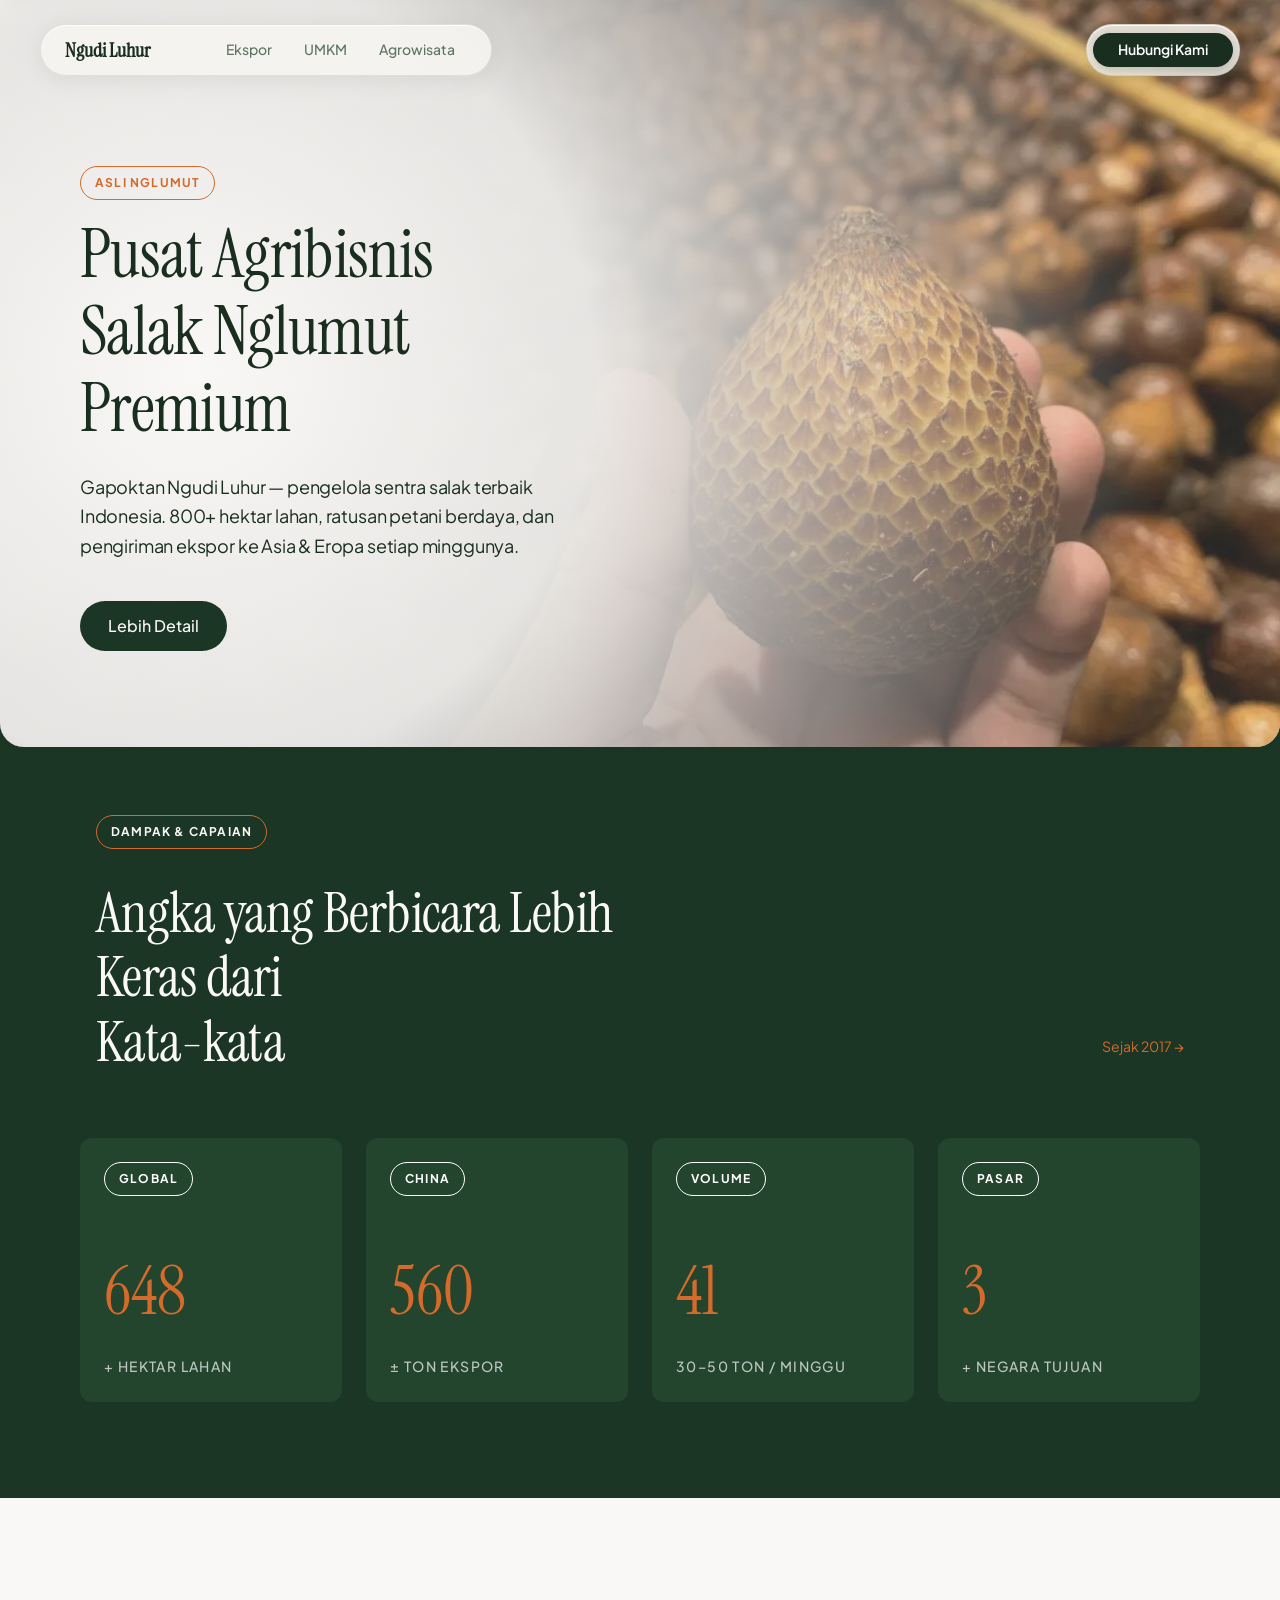
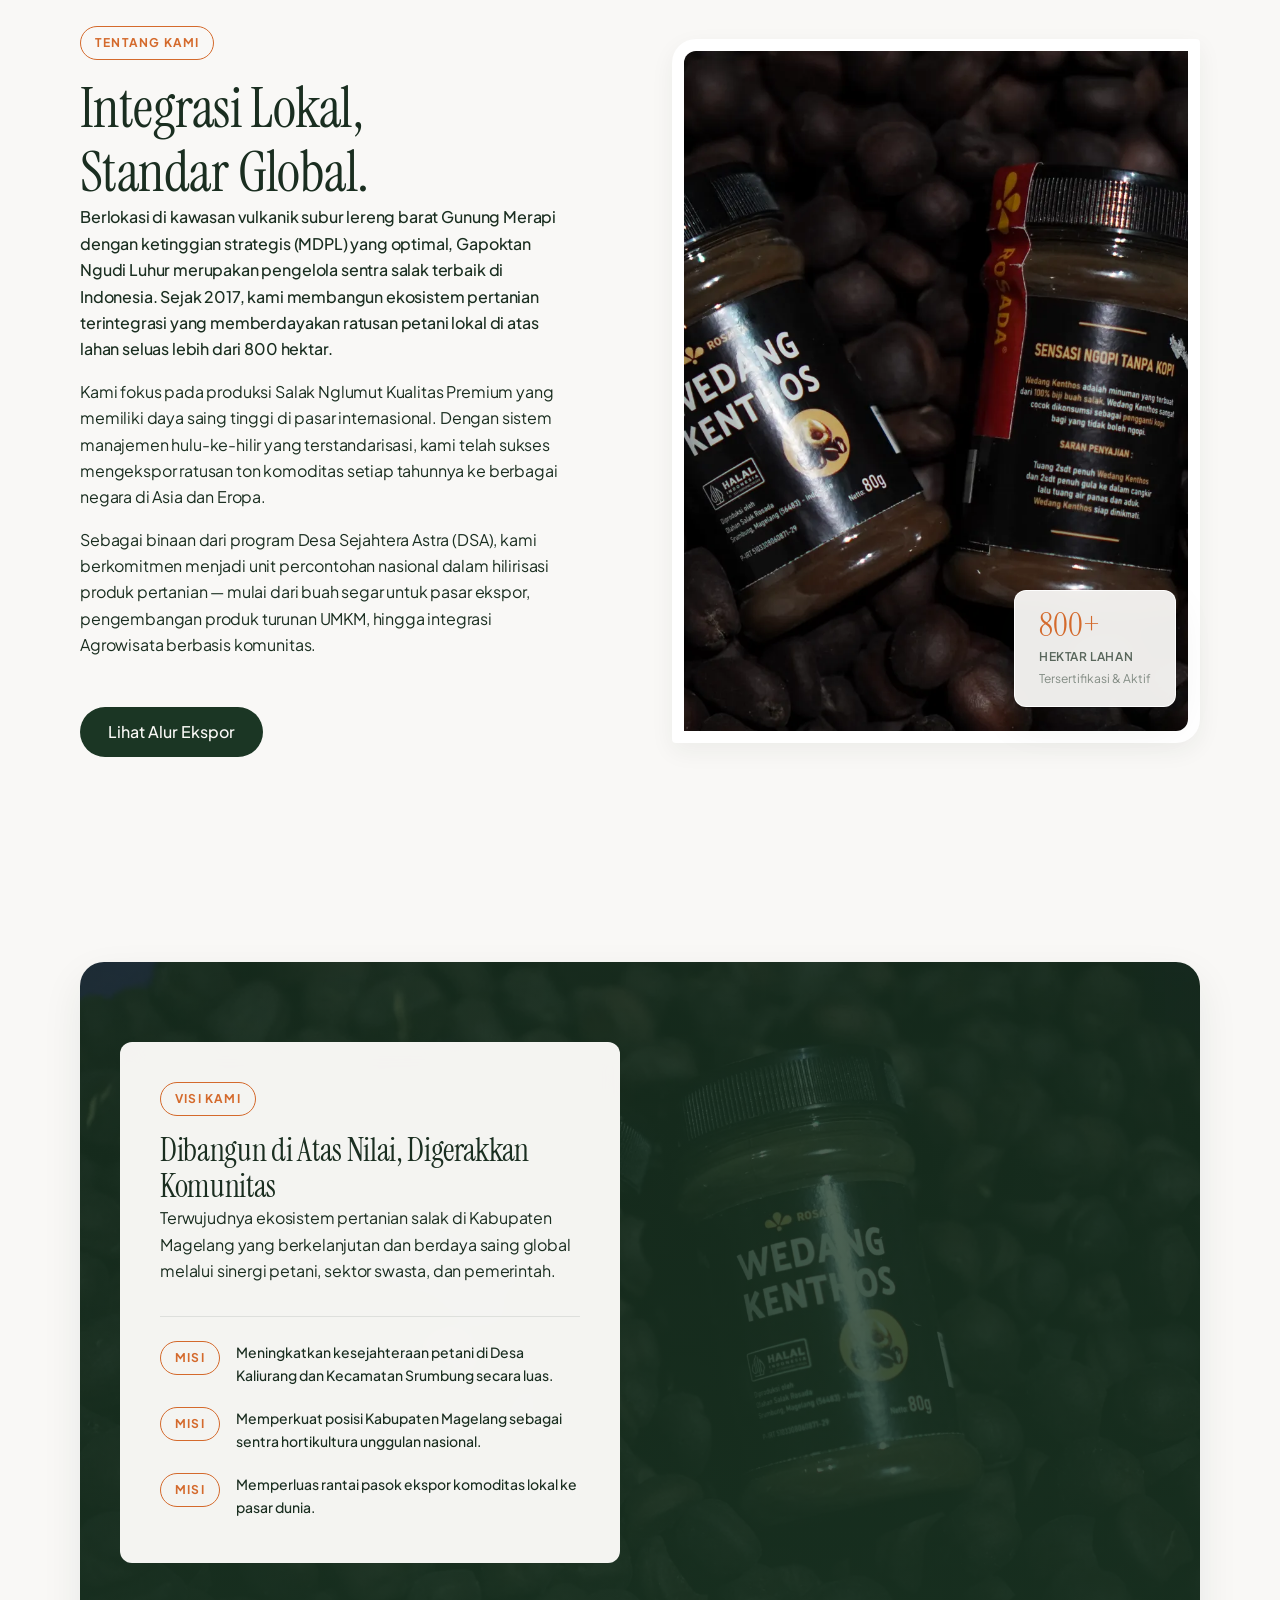
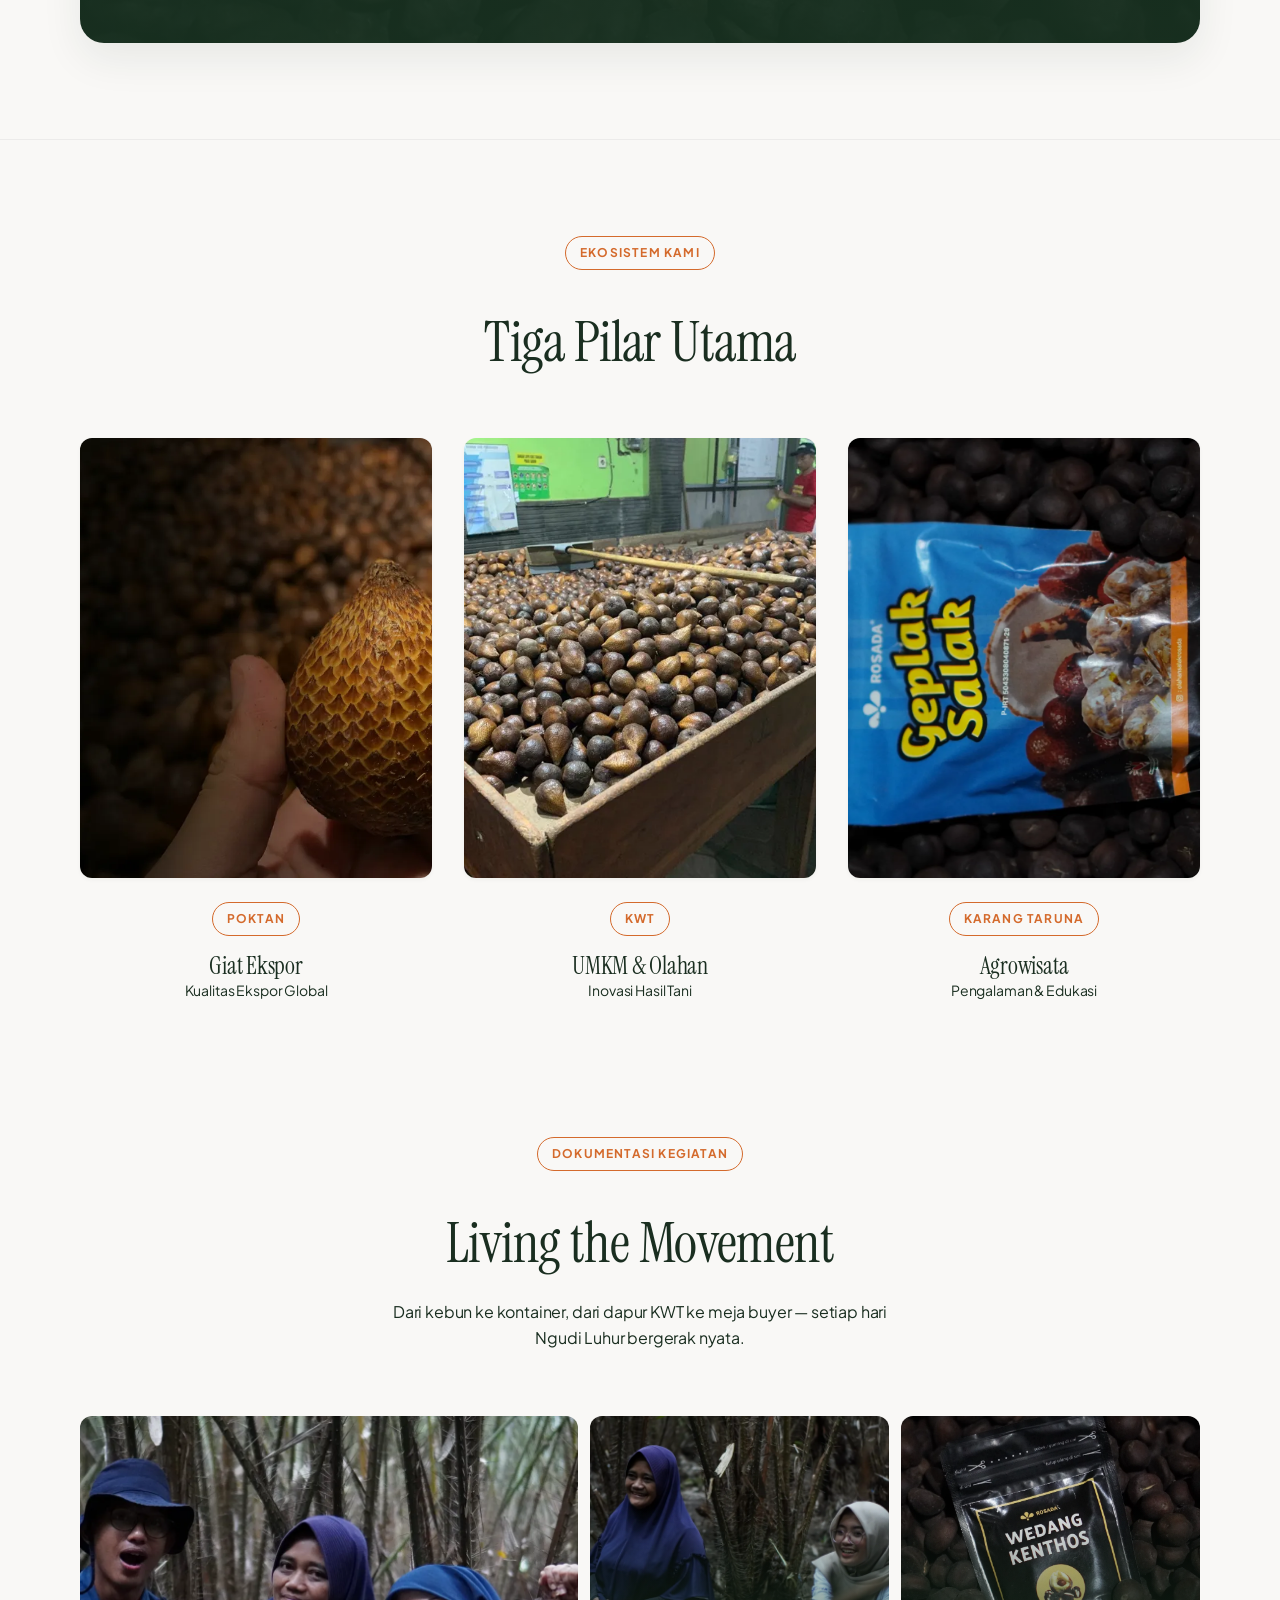
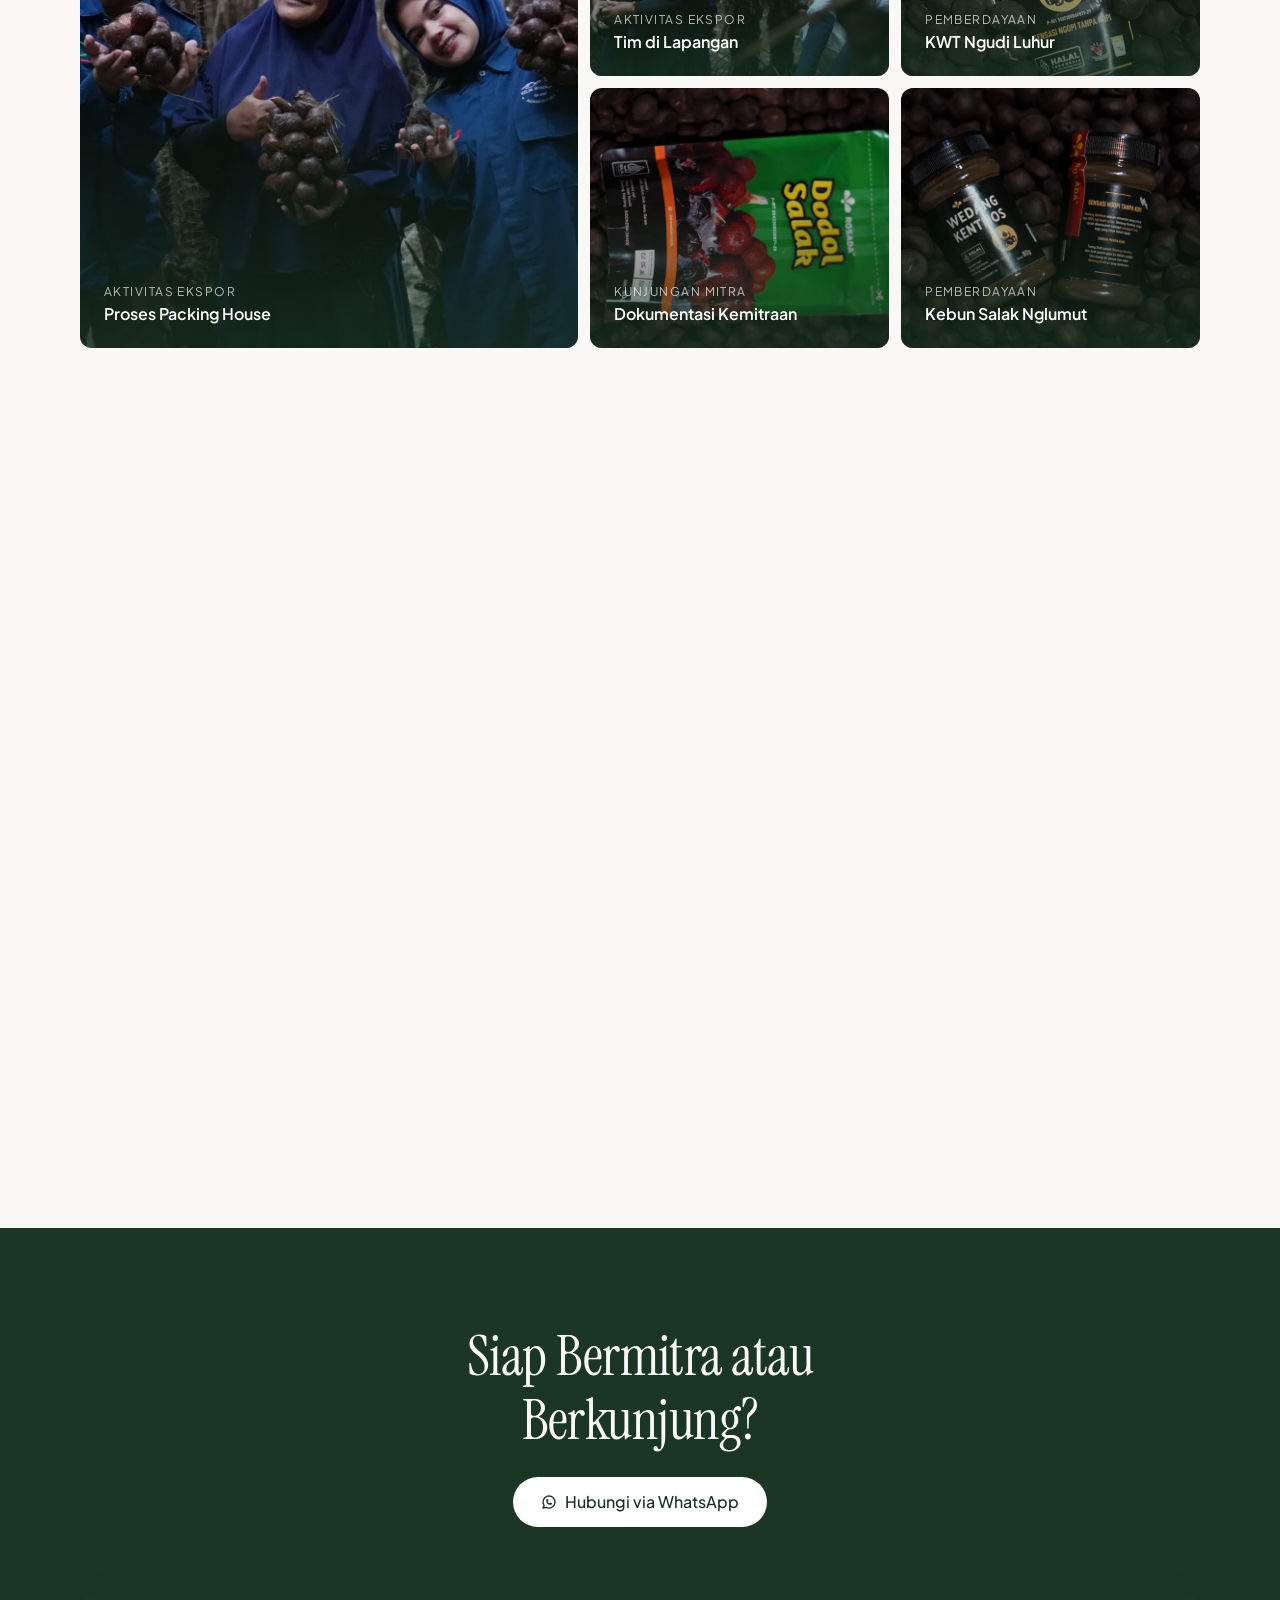
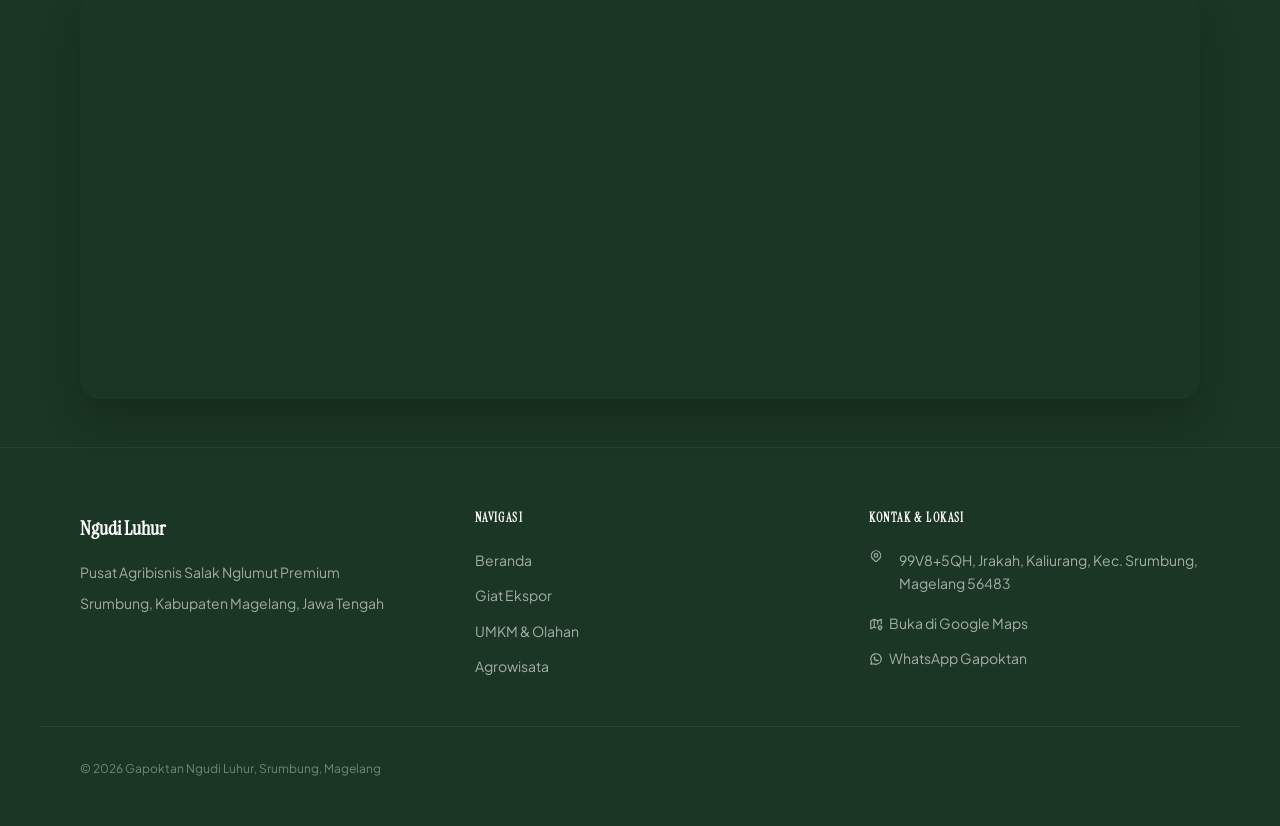
<file: index.html>
<!DOCTYPE html>
<html lang="id">
<head>
    <meta charset="UTF-8">
    <meta name="viewport" content="width=device-width, initial-scale=1.0">
    <title>Gapoktan Ngudi Luhur — Pusat Agribisnis Salak Nglumut Premium</title>
    <meta id="meta-desc" name="description" content="Gapoktan Ngudi Luhur — pengelola sentra salak Nglumut terbaik Indonesia di lereng Merapi, Srumbung, Magelang. Ekspor, UMKM, dan Agrowisata.">

    <!-- Open Graph / SEO Tags -->
    <meta id="og-title" property="og:title" content="Gapoktan Ngudi Luhur — Pusat Agribisnis Salak Nglumut Premium">
    <meta id="og-desc" property="og:description" content="Gapoktan Ngudi Luhur — pengelola sentra salak Nglumut terbaik Indonesia di lereng Merapi, Srumbung, Magelang. Ekspor, UMKM, dan Agrowisata.">
    <meta id="og-image" property="og:image" content="https://gapoktan-ngudi-luhur.vercel.app/assets/images/og-image.jpg?v=3">
    <meta id="og-url" property="og:url" content="https://gapoktan-ngudi-luhur.vercel.app">
    <meta property="og:type" content="website">

    <link rel="preconnect" href="https://fonts.googleapis.com">
    <link rel="preconnect" href="https://fonts.gstatic.com" crossorigin>
    <link href="https://fonts.googleapis.com/css2?family=Instrument+Serif:ital@0;1&family=Plus+Jakarta+Sans:wght@400;500;600;700&display=swap" rel="stylesheet">

    <!-- Semua CSS dimuat sekali di sini -->
    <link rel="stylesheet" href="css/tokens.css">
    <link rel="stylesheet" href="css/reset.css">
    <link rel="stylesheet" href="css/global.css">
    <link rel="stylesheet" href="css/components/navbar.css">
    <link rel="stylesheet" href="css/components/footer.css">
    <link rel="stylesheet" href="css/components/ui.css">
    <link rel="stylesheet" href="css/components/icons.css">
    <link rel="stylesheet" href="css/home.css">
    <link rel="stylesheet" href="css/ekspor.css">
    <link rel="stylesheet" href="css/umkm.css">
    <link rel="stylesheet" href="css/agrowisata.css">
    <link rel="stylesheet" href="css/404.css">
</head>
<body>

    <div id="navbar-slot"></div>

    <main id="app"></main>

    <div id="footer-slot"></div>

    <script src="js/main.js"></script>
    <script src="js/counter.js"></script>
    <script src="js/products.js"></script>
    <script src="js/booking.js"></script>
    <script src="js/router.js"></script>
</body>
</html>
</file>
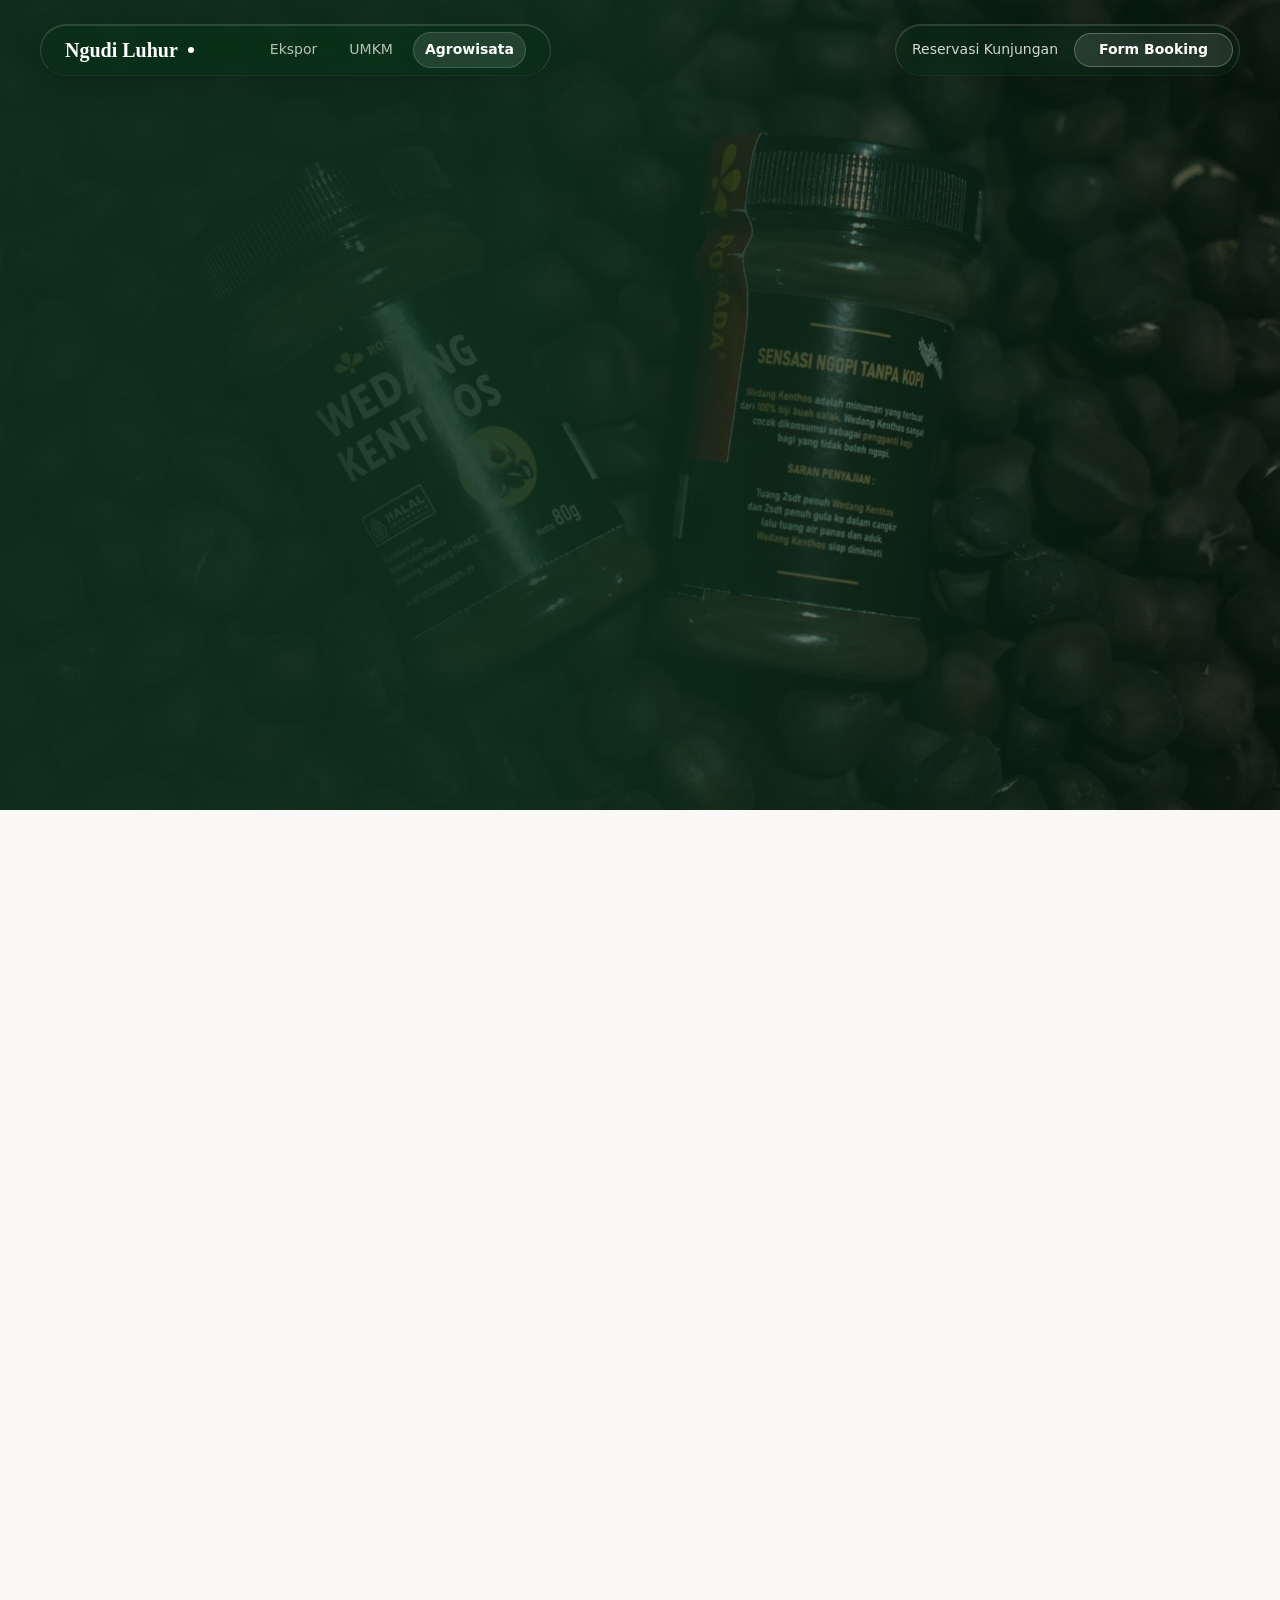
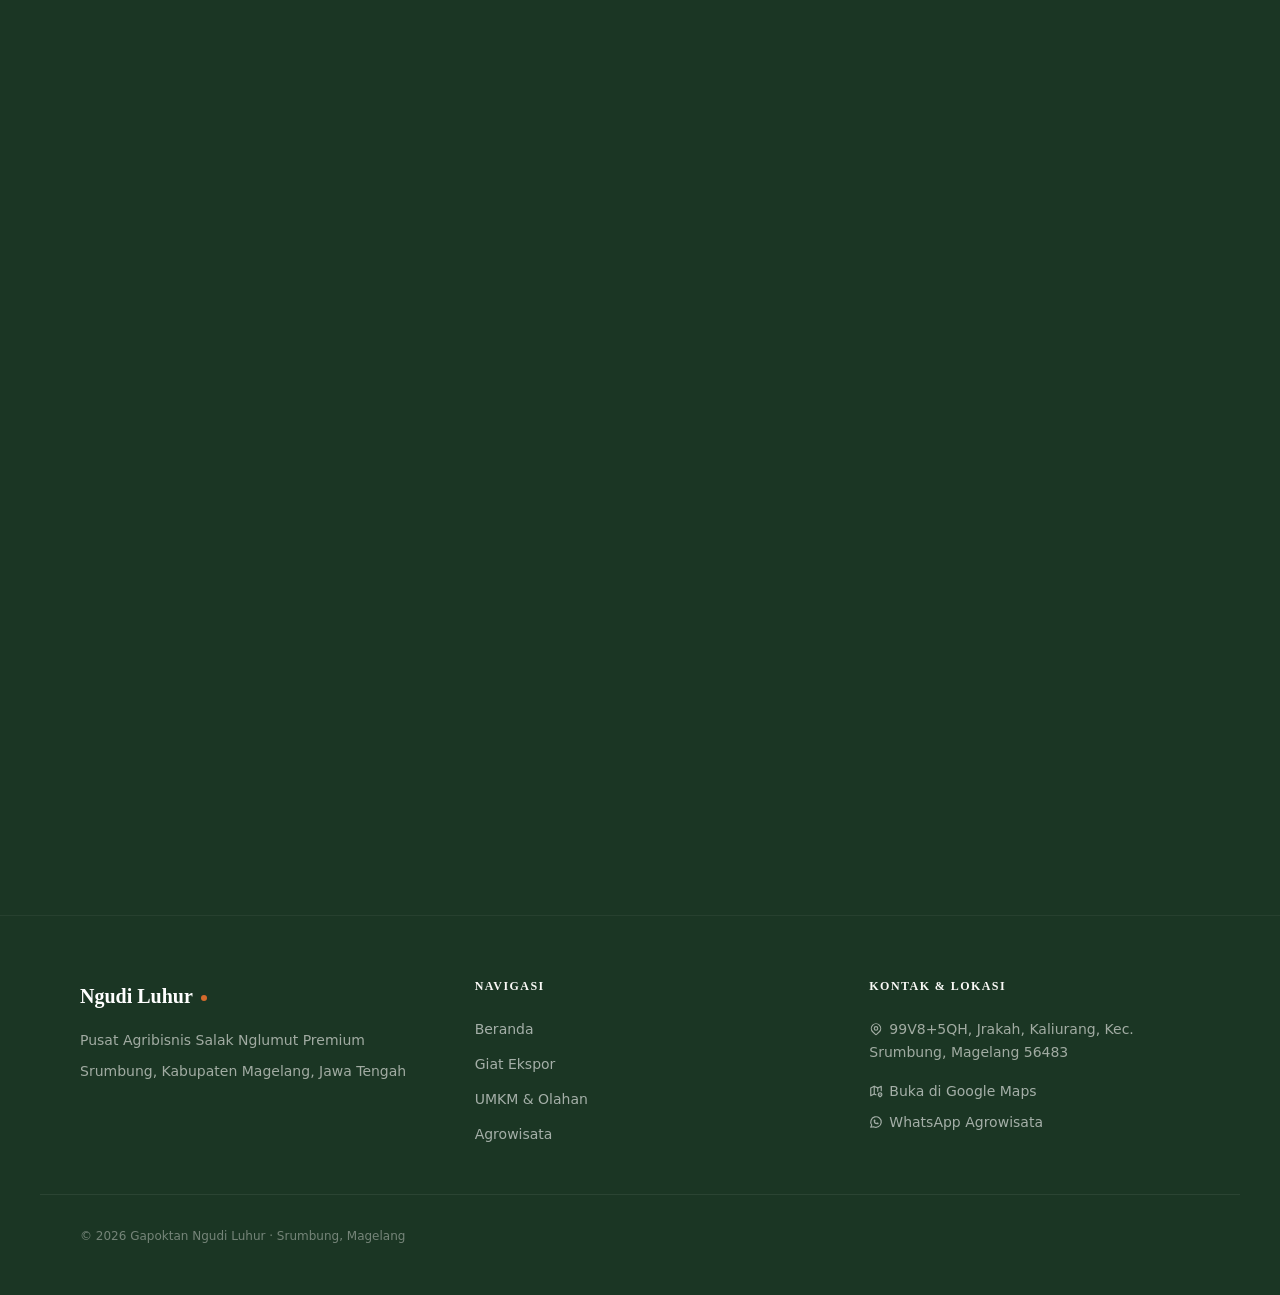
<file: agrowisata.html>
<!DOCTYPE html>
<html lang="id">
<head>
    <meta charset="UTF-8">
    <meta name="viewport" content="width=device-width, initial-scale=1.0">
    <title>Agrowisata Srumbung Magelang — Wisata Edukasi & Petik Salak Lereng Merapi</title>
    <meta name="description" content="Agrowisata edukatif di lereng Merapi, Srumbung, Magelang. Petik salak langsung, edukasi budidaya, camping, studi banding pertanian. Cocok untuk keluarga & instansi.">

    <link rel="preconnect" href="https://fonts.googleapis.com">
    <link rel="preconnect" href="https://fonts.gstatic.com" crossorigin>
    <link href="https://fonts.googleapis.com/css2?family=Inter:wght@400;500;600&display=swap" rel="stylesheet">
    <link rel="stylesheet" href="css/tokens.css">
    <link rel="stylesheet" href="css/reset.css">
    <link rel="stylesheet" href="css/global.css">
    <link rel="stylesheet" href="css/components/navbar.css">
    <link rel="stylesheet" href="css/components/footer.css">
    <link rel="stylesheet" href="css/components/ui.css">
    <link rel="stylesheet" href="css/components/icons.css">
    <link rel="stylesheet" href="css/pages/agrowisata.css">
</head>
<body class="bg-light">

    <!-- [A0] NAVBAR -->
    <header class="header" id="navbar">
        <div class="nav-container">
            <div class="nav-pill nav-pill-left">
                <a href="index.html" class="logo">
                    <span style="font-weight: 600;">Ngudi Luhur</span>
                    <span style="display:inline-block; width: 6px; height: 6px; background:currentColor; border-radius:50%; margin-left:2px;"></span>
                </a>
                <nav class="nav-list ms-8">
                    <a href="ekspor.html" class="nav-link">Ekspor</a>
                    <a href="umkm.html" class="nav-link">UMKM</a>
                    <a href="agrowisata.html" class="nav-link active">Agrowisata</a>
                </nav>
            </div>
            <div class="nav-pill nav-pill-right hidden-mobile">
                <span class="nav-cta-text">Reservasi Kunjungan</span>
                <a href="#booking" class="nav-btn">Form Booking</a>
            </div>
            <button class="menu-toggle" id="hamburger" aria-label="Buka Menu" aria-expanded="false">
                <span></span><span></span>
            </button>
        </div>
    </header>

    <!-- Mobile Menu -->
    <div id="menu-overlay" class="menu-overlay"></div>
    <nav id="mobile-menu" class="mobile-menu" aria-label="Navigasi mobile">
        <a href="index.html" class="mobile-nav-link">Beranda</a>
        <a href="ekspor.html" class="mobile-nav-link">Giat Ekspor</a>
        <a href="umkm.html" class="mobile-nav-link">UMKM & Olahan</a>
        <a href="agrowisata.html" class="mobile-nav-link active">Agrowisata</a>
        <a href="#booking" class="mobile-nav-cta">Booking Kunjungan</a>
    </nav>

    <main>
        <!-- [A1] HERO -->
        <section class="agro-hero">
            <div class="agro-hero-overlay"></div>
            <div class="container agro-hero-content fade-up">
                <span class="label-pill" style="border-color:rgba(255,255,255,0.5); color:#fff;">AGROWISATA · Karang Taruna Ngudi Luhur</span>
                <h1 style="color:#fff; margin-top: var(--sp-6); margin-bottom: var(--sp-6);">Warisan Merapi,<br>Destinasi Edukasi<br>Agribisnis Berkelanjutan.</h1>
                <p style="color:rgba(255,255,255,0.85); font-size: var(--text-lg); max-width:520px; margin-bottom: var(--sp-10); line-height: var(--leading-normal);">Menyajikan pengalaman wisata yang memadukan keindahan alam lereng Merapi dengan edukasi sistem pertanian modern yang ramah lingkungan. Untuk pelajar, keluarga, komunitas, hingga instansi.</p>
                <div class="flex gap-4 flex-wrap">
                    <a href="#paket" class="btn btn-outline" style="border-color:#fff; color:#fff;"><span class="icon icon-tree" style="margin-right:8px;"></span>Lihat Paket Wisata</a>
                    <a href="#booking" class="btn" style="background:#fff; color: var(--seed-text-dark);"><span class="icon icon-calendar" style="margin-right:8px;"></span>Booking Kunjungan</a>
                </div>
            </div>
        </section>

        <!-- [A2] INTRO NARASI -->
        <section class="section bg-light">
            <div class="container grid grid-2 items-center gap-16">
                <div class="fade-up delay-100" style="order:2;">
                    <div style="border-radius: var(--radius-lg); overflow:hidden; box-shadow: 0 20px 60px rgba(0,0,0,0.12);">
                        <img src="images/hero/DSC04999.webp" alt="Kebun salak Nglumut Ngudi Luhur berlatar Gunung Merapi Srumbung Magelang" style="width:100%; aspect-ratio:4/5; object-fit:cover;">
                    </div>
                </div>
                <div class="fade-up" style="order:1;">
                    <span class="label-pill">TENTANG AGROWISATA KAMI</span>
                    <h2 class="text-5xl mt-6 mb-6">Lebih dari<br>Sekadar Wisata</h2>
                    <p class="text-content mb-6">Di Agrowisata Ngudi Luhur, pengunjung tidak hanya melihat — mereka merasakan langsung bagaimana salak Nglumut terbaik di Indonesia ditanam, dirawat, dipanen, dan diolah menjadi produk bernilai tinggi.</p>
                    <p class="text-content mb-6">Dengan latar Gunung Merapi yang megah dan udara pegunungan yang segar, setiap kunjungan menjadi pengalaman yang membekas — baik untuk wisatawan keluarga maupun tim dari instansi yang ingin melakukan studi banding agribisnis modern.</p>
                    <p class="text-content">Dikelola sepenuhnya oleh Karang Taruna setempat, agrowisata ini adalah bukti nyata bahwa pemuda desa mampu menjadi penggerak ekonomi pariwisata berkelanjutan.</p>
                </div>
            </div>
        </section>

        <!-- [A3] PAKET WISATA -->
        <section id="paket" class="section bg-dark">
            <div class="container">
                <div class="text-center mb-16 fade-up">
                    <span class="label-pill" style="border-color:rgba(255,255,255,0.4); color:#fff;">PAKET KUNJUNGAN</span>
                    <h2 style="color:#fff; margin-top: var(--sp-6);">Pilih Pengalaman<br>yang Tepat untuk Anda</h2>
                </div>

                <div class="grid grid-3 gap-8">
                    <!-- Paket 1 -->
                    <div class="card dark fade-up" style="padding: var(--sp-10);">
                        <span class="icon icon-wheat" style="font-size:1.75rem; display:block; margin-bottom: var(--sp-6); color:rgba(255,255,255,0.85);"></span>
                        <p class="uppercase tracking-widest text-xs mb-4" style="color:rgba(255,255,255,0.5);">Sekolah & Kampus</p>
                        <h3 style="color:#fff; margin-bottom: var(--sp-4);">Paket Edukasi Budidaya</h3>
                        <p style="color:rgba(255,255,255,0.7); font-size: var(--text-sm); line-height: var(--leading-normal); margin-bottom: var(--sp-8);">Belajar teknik budidaya Salak Nglumut kualitas ekspor, tur packing house, edukasi circular economy dan pengolahan limbah pertanian.</p>
                        <ul class="agro-feature-list">
                            <li>Tur lahan budidaya</li>
                            <li>Packing house & QC tour</li>
                            <li>Sesi tanya jawab petani</li>
                            <li>Circular economy</li>
                        </ul>
                        <a href="#booking" class="btn btn-outline" style="border-color:rgba(255,255,255,0.4); color:#fff; margin-top: var(--sp-8); width:100%;">Booking Paket →</a>
                    </div>

                    <!-- Paket 2 -->
                    <div class="card dark fade-up delay-100" style="padding: var(--sp-10);">
                        <span class="icon icon-apple" style="font-size:1.75rem; display:block; margin-bottom: var(--sp-6); color:rgba(255,255,255,0.85);"></span>
                        <p class="uppercase tracking-widest text-xs mb-4" style="color:rgba(255,255,255,0.5);">Keluarga & Komunitas</p>
                        <h3 style="color:#fff; margin-bottom: var(--sp-4);">Wisata Petik Buah</h3>
                        <p style="color:rgba(255,255,255,0.7); font-size: var(--text-sm); line-height: var(--leading-normal); margin-bottom: var(--sp-8);">Pengalaman petik buah langsung di sentra salak terbaik Indonesia. Sesi foto di hamparan kebun berlatar Merapi yang ikonik.</p>
                        <ul class="agro-feature-list">
                            <li>Petik salak langsung</li>
                            <li>Edukasi varietas Nglumut</li>
                            <li>Foto kebun berlatar Merapi</li>
                            <li>Kunjungan rumah produksi</li>
                        </ul>
                        <a href="#booking" class="btn btn-outline" style="border-color:rgba(255,255,255,0.4); color:#fff; margin-top: var(--sp-8); width:100%;">Booking Paket →</a>
                    </div>

                    <!-- Paket 3 -->
                    <div class="card fade-up delay-200" style="padding: var(--sp-10); background: var(--orange-salak);">
                        <span class="icon icon-building" style="font-size:1.75rem; display:block; margin-bottom: var(--sp-6); color:rgba(255,255,255,0.85);"></span>
                        <p class="uppercase tracking-widest text-xs mb-4" style="color:rgba(255,255,255,0.8);">Instansi & BUMN</p>
                        <h3 style="color:#fff; margin-bottom: var(--sp-4);">Studi Banding (B2B)</h3>
                        <p style="color:rgba(255,255,255,0.85); font-size: var(--text-sm); line-height: var(--leading-normal); margin-bottom: var(--sp-8);">Presentasi resmi profil Gapoktan, tur lapangan lengkap, diskusi interaktif bersama pengelola, dan fasilitas pendopo kapasitas besar.</p>
                        <ul class="agro-feature-list" style="color:rgba(255,255,255,0.85);">
                            <li>Presentasi profil resmi</li>
                            <li>Tur lapangan lengkap</li>
                            <li>Sesi diskusi formal</li>
                            <li>Dokumentasi kunjungan</li>
                        </ul>
                        <a href="#booking" class="btn" style="background:#fff; color: var(--orange-salak); margin-top: var(--sp-8); width:100%;">Ajukan Kunjungan →</a>
                    </div>
                </div>
            </div>
        </section>

        <!-- [A4] GALERI FASILITAS -->
        <section class="section bg-light">
            <div class="container">
                <div class="text-center mb-16 fade-up">
                    <span class="label-pill">FASILITAS</span>
                    <h2 class="text-5xl mt-6">Lengkap untuk<br>Semua Jenis Kunjungan</h2>
                    <p class="text-content mt-6" style="max-width:520px; margin-left:auto; margin-right:auto;">Dari sesi formal di pendopo kapasitas besar, menginap di rumah tradisional Jawa, hingga petualangan outdoor di alam lereng Merapi.</p>
                </div>

                <div class="agro-gallery fade-up">
                    <div class="agro-gallery-item agro-gallery-large">
                        <img src="images/hero/DSC05002.webp" alt="Pendopo fasilitas agrowisata Ngudi Luhur Srumbung Magelang lereng Merapi" loading="lazy">
                        <div class="agro-gallery-caption">
                            <p class="text-xs uppercase tracking-widest">Area Pertemuan</p>
                            <p class="font-semibold mt-1">Pendopo 1–4 · Kapasitas Besar</p>
                        </div>
                    </div>
                    <div class="agro-gallery-item">
                        <img src="images/hero/DSC05001.webp" alt="Lahan budidaya salak Nglumut Ngudi Luhur untuk wisata petik buah" loading="lazy">
                        <div class="agro-gallery-caption">
                            <p class="text-xs uppercase tracking-widest">Area Produksi</p>
                            <p class="font-semibold mt-1">Lahan Budidaya & Petik Buah</p>
                        </div>
                    </div>
                    <div class="agro-gallery-item">
                        <img src="images/hero/DSC04986.webp" alt="Rumah tradisional Jawa edustay agrowisata Ngudi Luhur" loading="lazy">
                        <div class="agro-gallery-caption">
                            <p class="text-xs uppercase tracking-widest">Area Budaya</p>
                            <p class="font-semibold mt-1">Rumah Tradisional (Edustay)</p>
                        </div>
                    </div>
                    <div class="agro-gallery-item">
                        <img src="images/hero/DSC04975.webp" alt="Area outdoor kolam outbound dan susur sungai agrowisata Ngudi Luhur" loading="lazy">
                        <div class="agro-gallery-caption">
                            <p class="text-xs uppercase tracking-widest">Area Outdoor</p>
                            <p class="font-semibold mt-1">Kolam Outbound · Susur Sungai</p>
                        </div>
                    </div>
                    <div class="agro-gallery-item">
                        <img src="images/hero/DSC04983.webp" alt="Sabo dam spot foto camping ground agrowisata Srumbung Magelang" loading="lazy">
                        <div class="agro-gallery-caption">
                            <p class="text-xs uppercase tracking-widest">Spot Foto</p>
                            <p class="font-semibold mt-1">Waduk & Sabo Dam · Camping Ground</p>
                        </div>
                    </div>
                </div>
            </div>
        </section>

        <!-- [A5] PETA & RUTE -->
        <section class="section bg-light" style="padding-top:0;">
            <div class="container">
                <div class="text-center mb-12 fade-up">
                    <span class="label-pill">LOKASI KAMI</span>
                    <h2 class="text-5xl mt-6">Mudah Ditemukan,<br>Layak Dikunjungi</h2>
                    <p class="text-content mt-6" style="max-width:480px; margin-left:auto; margin-right:auto;">Berlokasi di lereng barat Gunung Merapi, Kecamatan Srumbung — sekitar 30 menit dari Kota Magelang dan 1 jam dari Yogyakarta.</p>
                </div>
                <div class="fade-up" style="border-radius: 20px; overflow:hidden; box-shadow: 0 20px 40px rgba(0,0,0,0.2);">
                    <iframe
                        src="https://www.google.com/maps/embed?pb=!1m18!1m12!1m3!1d15816.643764835699!2d110.3621915!3d-7.665798999999999!2m3!1f0!2f0!3f0!3m2!1i1024!2i768!4f13.1!3m3!1m2!1s0x0%3A0x0!2zN8KwMzknNTYuOSJTIDExMMKwMjInMTEuMSJF!5e0!3m2!1sid!2sid!4v1700000000000!5m2!1sid!2sid"
                        width="100%"
                        height="400"
                        style="border:0;"
                        allowfullscreen=""
                        loading="lazy"
                        referrerpolicy="no-referrer-when-downgrade"
                        title="Lokasi Gapoktan Ngudi Luhur, Srumbung, Magelang">
                    </iframe>
                </div>
                <div class="flex justify-center mt-8 gap-4 flex-wrap fade-up">
                    <div class="text-content text-sm"><span class="icon icon-map-pin" style="margin-right:6px;"></span>99V8+5QH, Jrakah, Kaliurang, Kec. Srumbung, Kabupaten Magelang 56483</div>
                    <a href="https://maps.app.goo.gl/XdoRZrutTGQzJPHN9" class="btn btn-primary btn-sm" target="_blank" rel="noopener noreferrer"><span class="icon icon-map" style="margin-right:6px;"></span>Buka di Google Maps</a>
                </div>
            </div>
        </section>

        <!-- [A6] FORM BOOKING -->
        <section id="booking" class="section bg-dark">
            <div class="container">
                <div class="agro-booking-wrap">

                    <!-- Left: heading + WA shortcut -->
                    <div class="fade-up">
                        <span class="label-pill" style="border-color:rgba(255,255,255,0.3); color:rgba(255,255,255,0.7);">Reservasi Kunjungan</span>
                        <h2 style="color:#fff; margin: var(--sp-6) 0; line-height:1.15;">Rencanakan<br>Kunjungan Anda</h2>
                        <p style="color:rgba(255,255,255,0.65); font-size: var(--text-sm); line-height:1.75; margin-bottom: var(--sp-10);">Isi form dan kami akan menghubungi Anda dalam 1×24 jam untuk konfirmasi jadwal dan detail kunjungan.</p>

                        <div class="booking-divider">
                            <span>atau langsung chat</span>
                        </div>

                        <!-- ⚠️ TODO-KLIEN: Ganti SEMUA nomor "6281234567893" di seluruh halaman ini dengan nomor WhatsApp Tim Agrowisata / Karang Taruna Ngudi Luhur yang asli -->
                        <a href="https://wa.me/6281234567893" class="booking-wa-btn" target="_blank" rel="noopener noreferrer" data-wa="agrowisata">
                            <span class="icon icon-whatsapp" style="font-size:1.1rem;"></span>
                            <div>
                                <span class="booking-wa-label">Chat WhatsApp</span>
                                <span class="booking-wa-hint">Biasanya dibalas dalam 30 menit</span>
                            </div>
                        </a>
                    </div>

                    <!-- Right: form card -->
                    <div class="booking-form-card fade-up delay-100">
                        <form id="booking-form" novalidate>

                            <div class="field-wrap">
                                <label for="name" class="field-label">Nama lengkap atau nama instansi</label>
                                <input type="text" id="name" name="name" class="field-input" placeholder="contoh: SDN 2 Srumbung" required>
                            </div>

                            <div class="field-row">
                                <div class="field-wrap">
                                    <label for="date" class="field-label">Tanggal rencana kunjungan</label>
                                    <input type="date" id="date" name="date" class="field-input" required>
                                </div>
                                <div class="field-wrap">
                                    <label for="pax" class="field-label">Jumlah orang</label>
                                    <input type="number" id="pax" name="pax" class="field-input" min="1" value="10" required>
                                </div>
                            </div>

                            <div class="field-wrap">
                                <label for="package" class="field-label">Jenis kunjungan</label>
                                <div class="field-select-wrap">
                                    <select id="package" name="package" class="field-input field-select" required>
                                        <option value="" disabled selected>Pilih paket yang sesuai</option>
                                        <option value="Edukasi Budidaya">Paket Edukasi Budidaya — Sekolah & Kampus</option>
                                        <option value="Petik Buah">Wisata Petik Buah — Keluarga & Komunitas</option>
                                        <option value="Studi Banding">Studi Banding / Kunjungan Dinas — Instansi & BUMN</option>
                                        <option value="Lainnya">Lainnya</option>
                                    </select>
                                    <span class="field-chevron" aria-hidden="true">
                                        <svg xmlns="http://www.w3.org/2000/svg" width="16" height="16" viewBox="0 0 24 24" fill="none" stroke="currentColor" stroke-width="2" stroke-linecap="round" stroke-linejoin="round"><path d="M6 9l6 6 6-6"/></svg>
                                    </span>
                                </div>
                            </div>

                            <div class="field-wrap">
                                <label for="wa" class="field-label">Nomor WhatsApp aktif</label>
                                <div class="field-phone-wrap">
                                    <span class="field-phone-prefix">+62</span>
                                    <input type="tel" id="wa" name="wa" class="field-input field-phone-input" placeholder="8xx xxxx xxxx" required>
                                </div>
                            </div>

                            <div class="field-wrap">
                                <label for="pesan" class="field-label">Ceritakan kebutuhan Anda <span class="field-optional">— opsional</span></label>
                                <textarea id="pesan" name="pesan" class="field-input" rows="3" placeholder="contoh: rombongan guru SD, 45 orang, ingin sesi edukasi budidaya salak dan panen langsung"></textarea>
                            </div>

                            <button type="submit" class="btn-book">
                                <span class="icon icon-calendar-check"></span>
                                Ajukan Reservasi
                            </button>
                        </form>
                    </div>

                </div>
            </div>
        </section>
    </main>

    <!-- FOOTER -->
    <footer class="footer bg-dark" style="padding: var(--sp-16) 0 var(--sp-12); border-top: 1px solid rgba(255,255,255,0.05);">
        <div class="container grid grid-3 gap-16">
            <div>
                <a href="index.html" class="logo text-white text-2xl font-bold mb-4 flex items-center gap-4">
                    Ngudi Luhur <span style="display:inline-block; width: 6px; height: 6px; background:var(--orange-salak); border-radius:50%; margin-top:4px;"></span>
                </a>
                <p class="text-sm text-white opacity-60 mb-2">Pusat Agribisnis Salak Nglumut Premium</p>
                <p class="text-sm text-white opacity-60">Srumbung, Kabupaten Magelang, Jawa Tengah</p>
            </div>
            <div>
                <h4 class="text-white text-xs mb-6 uppercase tracking-widest font-bold">Navigasi</h4>
                <ul class="flex flex-column gap-3 text-sm text-white opacity-60">
                    <li><a href="index.html">Beranda</a></li>
                    <li><a href="ekspor.html">Giat Ekspor</a></li>
                    <li><a href="umkm.html">UMKM & Olahan</a></li>
                    <li><a href="agrowisata.html">Agrowisata</a></li>
                </ul>
            </div>
            <div>
                <h4 class="text-white text-xs mb-6 uppercase tracking-widest font-bold">Kontak & Lokasi</h4>
                <p class="text-sm text-white opacity-60 mb-4"><span class="icon icon-map-pin" style="margin-right:6px;"></span>99V8+5QH, Jrakah, Kaliurang, Kec. Srumbung, Magelang 56483</p>
                <a href="https://maps.app.goo.gl/XdoRZrutTGQzJPHN9" class="text-sm text-white opacity-60 block mb-2" target="_blank" rel="noopener noreferrer"><span class="icon icon-map" style="margin-right:6px;"></span>Buka di Google Maps</a>
                <a href="https://wa.me/6281234567893" class="text-sm text-white opacity-60 block" target="_blank" rel="noopener noreferrer"><span class="icon icon-whatsapp" style="margin-right:6px;"></span>WhatsApp Agrowisata</a>
            </div>
        </div>
        <div class="container" style="margin-top: var(--sp-12); padding-top: var(--sp-8); border-top: 1px solid rgba(255,255,255,0.07);">
            <p class="text-xs text-white opacity-40">© <span id="year"></span> Gapoktan Ngudi Luhur · Srumbung, Magelang</p>
        </div>
    </footer>

    <script src="js/main.js"></script>
    <script src="js/booking.js"></script>
    <script>document.getElementById('year').textContent = new Date().getFullYear();</script>
</body>
</html>
</file>
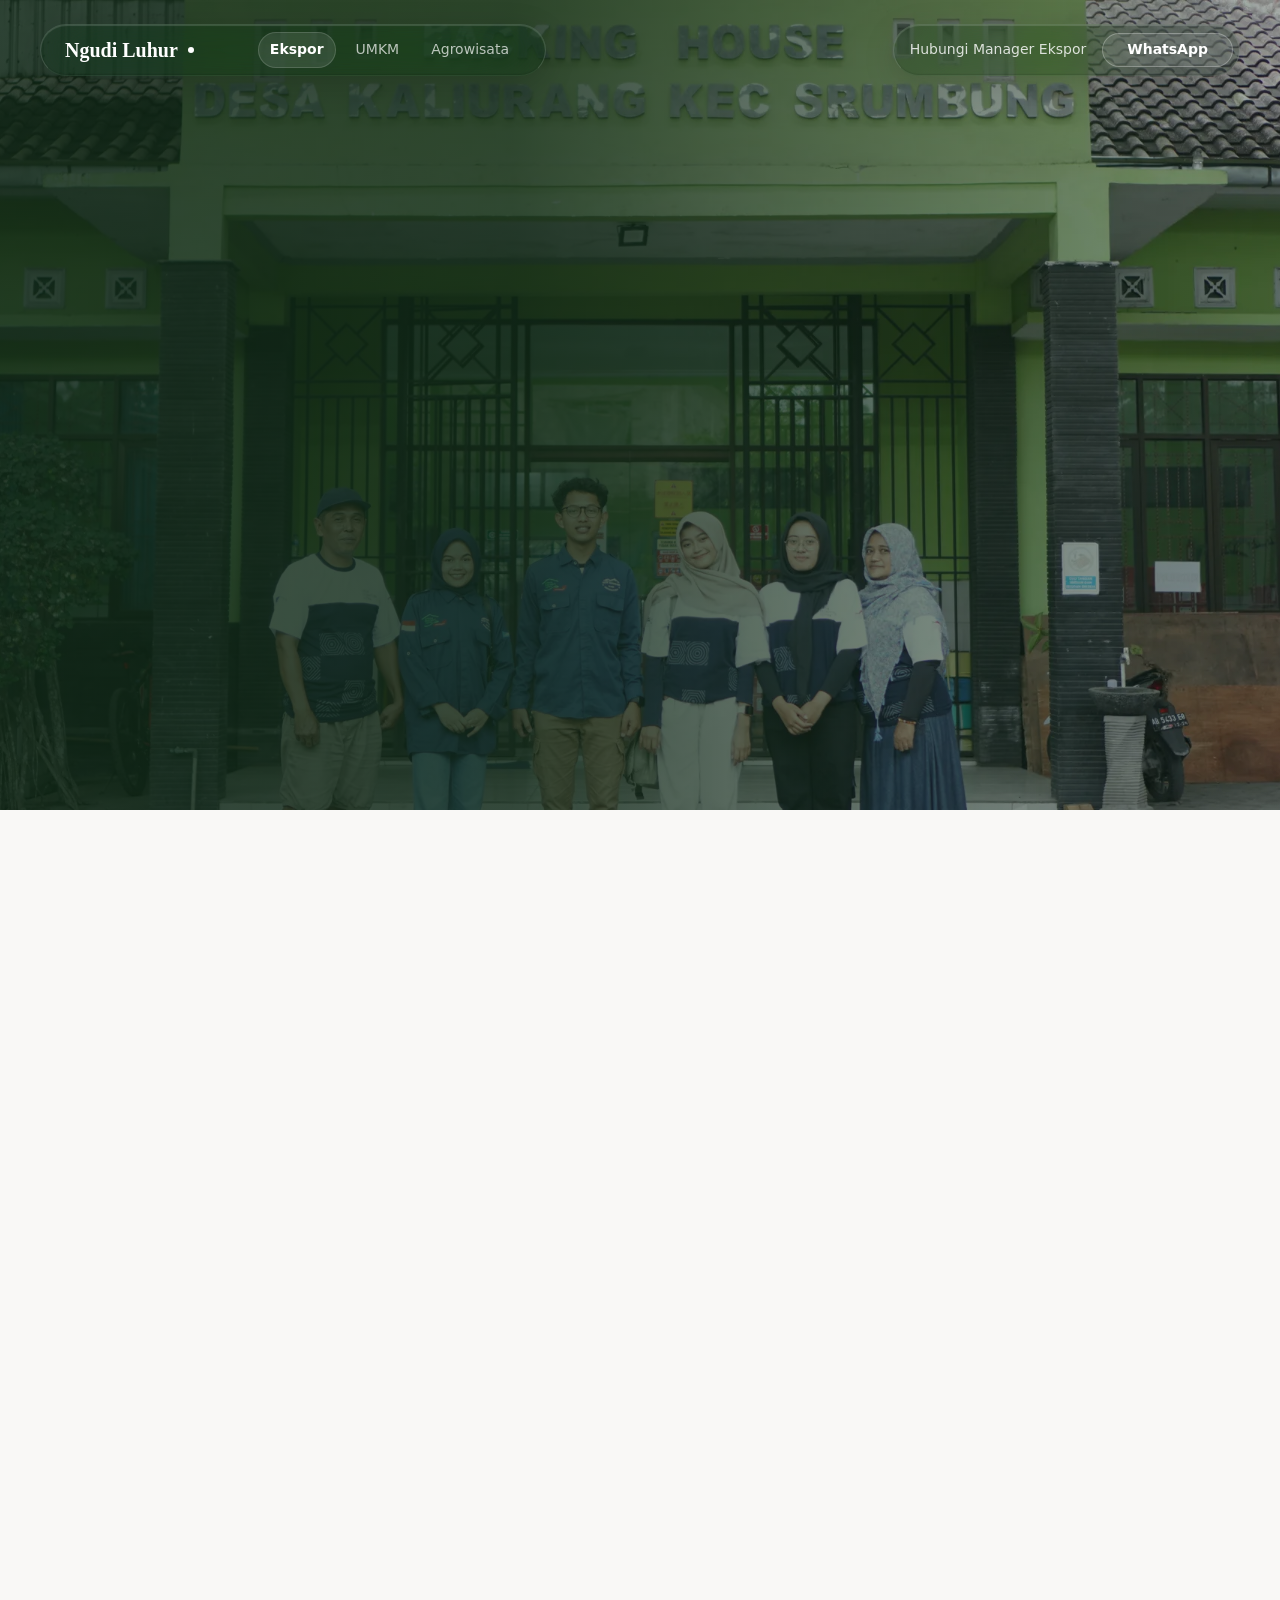
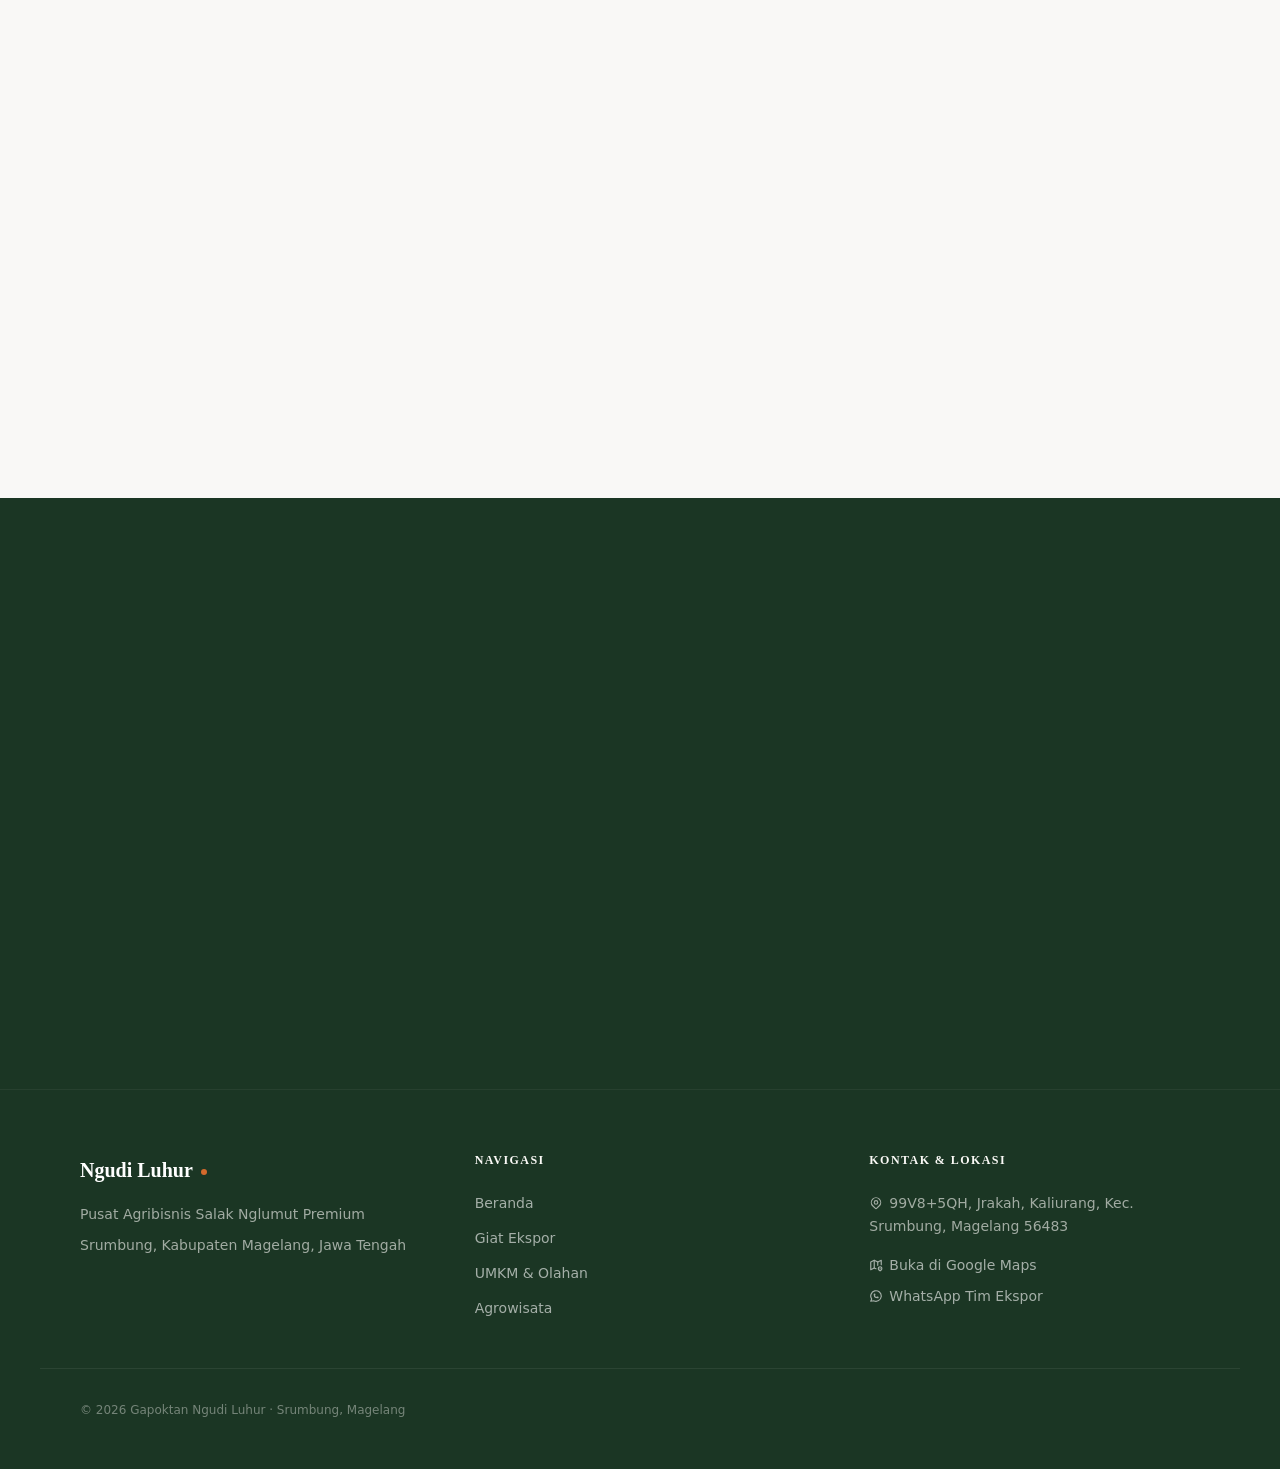
<file: ekspor.html>
<!DOCTYPE html>
<html lang="id">
<head>
    <meta charset="UTF-8">
    <meta name="viewport" content="width=device-width, initial-scale=1.0">
    <title>Ekspor Salak Nglumut Premium — Gapoktan Ngudi Luhur Srumbung Magelang</title>
    <meta name="description" content="Pemasok salak Nglumut premium berkualitas ekspor dari Srumbung, Magelang. Pengiriman 30–50 ton/minggu ke China, Eropa & Asia. Bermitra dengan Sunpride & DSA Astra.">

    <link rel="preconnect" href="https://fonts.googleapis.com">
    <link rel="preconnect" href="https://fonts.gstatic.com" crossorigin>
    <link href="https://fonts.googleapis.com/css2?family=Inter:wght@400;500;600&display=swap" rel="stylesheet">
    <link rel="stylesheet" href="css/tokens.css">
    <link rel="stylesheet" href="css/reset.css">
    <link rel="stylesheet" href="css/global.css">
    <link rel="stylesheet" href="css/components/navbar.css">
    <link rel="stylesheet" href="css/components/footer.css">
    <link rel="stylesheet" href="css/components/ui.css">
    <link rel="stylesheet" href="css/components/icons.css">
    <link rel="stylesheet" href="css/pages/ekspor.css">
</head>
<body class="bg-light">

    <!-- [E0] NAVBAR -->
    <header class="header" id="navbar">
        <div class="nav-container">
            <div class="nav-pill nav-pill-left">
                <a href="index.html" class="logo">
                    <span style="font-weight: 600;">Ngudi Luhur</span>
                    <span style="display:inline-block; width: 6px; height: 6px; background:currentColor; border-radius:50%; margin-left:2px;"></span>
                </a>
                <nav class="nav-list ms-8">
                    <a href="ekspor.html" class="nav-link active">Ekspor</a>
                    <a href="umkm.html" class="nav-link">UMKM</a>
                    <a href="agrowisata.html" class="nav-link">Agrowisata</a>
                </nav>
            </div>
            <div class="nav-pill nav-pill-right hidden-mobile">
                <span class="nav-cta-text">Hubungi Manager Ekspor</span>
                <!-- ⚠️ TODO-KLIEN: Ganti SEMUA nomor "6281234567891" di seluruh halaman ini (navbar, mobile menu, hero, CTA, footer) dengan nomor WhatsApp Tim Ekspor / Manager Ekspor Gapoktan yang asli -->
                <a href="https://wa.me/6281234567891" class="nav-btn" target="_blank" rel="noopener noreferrer">WhatsApp</a>
            </div>
            <button class="menu-toggle" id="hamburger" aria-label="Buka Menu" aria-expanded="false">
                <span></span><span></span>
            </button>
        </div>
    </header>

    <!-- Mobile Menu -->
    <div id="menu-overlay" class="menu-overlay"></div>
    <nav id="mobile-menu" class="mobile-menu" aria-label="Navigasi mobile">
        <a href="index.html" class="mobile-nav-link">Beranda</a>
        <a href="ekspor.html" class="mobile-nav-link active">Giat Ekspor</a>
        <a href="umkm.html" class="mobile-nav-link">UMKM & Olahan</a>
        <a href="agrowisata.html" class="mobile-nav-link">Agrowisata</a>
        <a href="https://wa.me/6281234567891" class="mobile-nav-cta" target="_blank" rel="noopener noreferrer">Hubungi Tim Ekspor</a>
    </nav>

    <main>
        <!-- [E1] HERO -->
        <section class="ekspor-hero">
            <div class="ekspor-hero-overlay"></div>
            <div class="container ekspor-hero-content fade-up">
                <span class="label-pill" style="border-color:rgba(255,255,255,0.5); color:#fff;">GIAT EKSPOR · Poktan Ngudi Luhur</span>
                <h1 style="color:#fff; margin-top: var(--sp-6); margin-bottom: var(--sp-6);">Dari Lereng Merapi<br>ke Pasar Dunia.</h1>
                <p style="color:rgba(255,255,255,0.85); font-size: var(--text-lg); max-width: 520px; margin-bottom: var(--sp-10); line-height: var(--leading-normal);">Salak Nglumut premium berkualitas ekspor — dikirim 30 hingga 50 ton setiap minggu ke China, Kamboja, Eropa, dan Timor Leste. Terstandarisasi, terkontrol, terpercaya.</p>
                <a href="https://wa.me/6281234567891" class="btn" style="background:#fff; color: var(--seed-text-dark);" target="_blank" rel="noopener noreferrer" data-wa="ekspor"><span class="icon icon-whatsapp" style="margin-right:8px;"></span>Hubungi Tim Ekspor</a>
            </div>
        </section>

        <!-- [E2] KEPERCAYAAN & MITRA -->
        <section class="section bg-light">
            <div class="container">
                <div class="text-center fade-up mb-16">
                    <span class="label-pill">KEPERCAYAAN & LEGALITAS</span>
                    <h2 class="text-5xl mt-6">Dipercaya oleh Mitra<br>Kelas Nasional</h2>
                    <p class="text-content mt-6" style="max-width:520px; margin-left:auto; margin-right:auto;">Produk kami telah melewati kurasi ketat dan diterima oleh mitra distribusi nasional terkemuka, menjadikan Gapoktan Ngudi Luhur salah satu pemasok salak premium paling dipercaya di Indonesia.</p>
                </div>

                <div class="grid grid-2 gap-8 mb-16 fade-up">
                    <div class="card solid" style="padding: var(--sp-10); text-align:center;">
                        <div style="width:64px; height:64px; background: var(--green-light); border-radius:50%; display:flex; align-items:center; justify-content:center; margin:0 auto var(--sp-6);">
                            <span class="icon icon-plant" style="font-size:1.5rem; color:var(--green-primary);"></span>
                        </div>
                        <h3 class="text-xl mb-4">PT Sewu Segar Nusantara</h3>
                        <p class="text-sm text-content">Mitra distribusi nasional — <strong>Sunpride</strong>. Salah satu perusahaan agribisnis buah segar terbesar di Indonesia.</p>
                    </div>
                    <div class="card solid" style="padding: var(--sp-10); text-align:center;">
                        <div style="width:64px; height:64px; background: var(--green-light); border-radius:50%; display:flex; align-items:center; justify-content:center; margin:0 auto var(--sp-6);">
                            <span class="icon icon-award" style="font-size:1.5rem; color:var(--green-primary);"></span>
                        </div>
                        <h3 class="text-xl mb-4">Desa Sejahtera Astra</h3>
                        <p class="text-sm text-content">Program pemberdayaan petani unggulan dari <strong>PT Astra International</strong>. Ngudi Luhur menjadi unit percontohan nasional.</p>
                    </div>
                </div>

                <!-- ⚠️ TODO-KLIEN: Daftar 4 sertifikasi di bawah (Karantina Pertanian, Sertifikasi Organik, Standar Grading Ekspor, Reefer Container) adalah ASUMSI developer karena brief klien mengosongkan bagian ini. Minta klien konfirmasi sertifikasi resmi apa saja yang benar-benar dimiliki beserta nama lembaga penerbitnya -->
                <div class="fade-up">
                    <div class="text-center mb-12">
                        <h3 class="text-2xl">Terstandarisasi & Tersertifikasi</h3>
                        <p class="text-sm text-content mt-4">Seluruh produk ekspor kami telah memenuhi persyaratan badan karantina pertanian dan standar internasional yang berlaku.</p>
                    </div>
                    <div class="grid grid-2 gap-6" style="max-width:640px; margin:0 auto;">
                        <div class="card solid" style="display:flex; gap: var(--sp-4); align-items:center; padding: var(--sp-6);">
                            <span class="icon icon-shield-check" style="font-size:1.4rem; color:var(--green-primary);"></span>
                            <div>
                                <p class="font-semibold text-sm">Karantina Pertanian</p>
                                <p class="text-xs text-content">Lolos pemeriksaan BBKP/BKIPM</p>
                            </div>
                        </div>
                        <div class="card solid" style="display:flex; gap: var(--sp-4); align-items:center; padding: var(--sp-6);">
                            <span class="icon icon-leaf" style="font-size:1.4rem; color:var(--green-primary);"></span>
                            <div>
                                <p class="font-semibold text-sm">Sertifikasi Organik</p>
                                <p class="text-xs text-content">300 hektar lahan tersertifikasi</p>
                            </div>
                        </div>
                        <div class="card solid" style="display:flex; gap: var(--sp-4); align-items:center; padding: var(--sp-6);">
                            <span class="icon icon-packages" style="font-size:1.4rem; color:var(--green-primary);"></span>
                            <div>
                                <p class="font-semibold text-sm">Standar Grading Ekspor</p>
                                <p class="text-xs text-content">Grade A/B sesuai permintaan buyer</p>
                            </div>
                        </div>
                        <div class="card solid" style="display:flex; gap: var(--sp-4); align-items:center; padding: var(--sp-6);">
                            <span class="icon icon-temperature" style="font-size:1.4rem; color:var(--green-primary);"></span>
                            <div>
                                <p class="font-semibold text-sm">Reefer Container</p>
                                <p class="text-xs text-content">Pengiriman suhu terkontrol</p>
                            </div>
                        </div>
                    </div>
                </div>
            </div>
        </section>

        <!-- [E3] ALUR OPERASIONAL -->
        <section class="section bg-dark">
            <div class="container">
                <div class="text-center mb-16 fade-up">
                    <span class="label-pill" style="border-color:rgba(255,255,255,0.4); color:#fff;">ALUR OPERASIONAL</span>
                    <h2 style="color:#fff; margin-top: var(--sp-6);">Dari Pohon<br>hingga Kontainer</h2>
                    <p style="color:rgba(255,255,255,0.7); margin-top: var(--sp-6); max-width:480px; margin-left:auto; margin-right:auto; font-size: var(--text-sm);">Setiap tahap dikendalikan dengan standar ketat untuk memastikan kualitas premium sampai ke tangan pembeli internasional.</p>
                </div>

                <div class="grid grid-2 gap-8" style="max-width:900px; margin:0 auto;">
                    <div class="card dark fade-up" style="padding: var(--sp-10);">
                        <div class="step-number">01</div>
                        <h3 style="color:#fff; margin: var(--sp-4) 0 var(--sp-3);">Collecting House</h3>
                        <p style="color:rgba(255,255,255,0.7); font-size: var(--text-sm); line-height: var(--leading-normal);">Hasil panen dari 5 Poktan binaan dikumpulkan ke pusat distribusi Gapoktan. Pencatatan berat dan asal kebun dilakukan secara sistematis sebelum masuk proses selanjutnya.</p>
                    </div>
                    <div class="card dark fade-up delay-100" style="padding: var(--sp-10);">
                        <div class="step-number">02</div>
                        <h3 style="color:#fff; margin: var(--sp-4) 0 var(--sp-3);">Packing House</h3>
                        <p style="color:rgba(255,255,255,0.7); font-size: var(--text-sm); line-height: var(--leading-normal);">Buah dicuci bersih dan diseleksi berdasarkan standar berat dan tampilan fisik. Buah non-ekspor dipisahkan untuk pasar lokal atau produk olahan KWT.</p>
                    </div>
                    <div class="card dark fade-up delay-200" style="padding: var(--sp-10);">
                        <div class="step-number">03</div>
                        <h3 style="color:#fff; margin: var(--sp-4) 0 var(--sp-3);">Quality Control & Grading</h3>
                        <p style="color:rgba(255,255,255,0.7); font-size: var(--text-sm); line-height: var(--leading-normal);">Sortase kedua yang lebih ketat dengan penimbangan akurat. Setiap buah diperiksa ulang untuk memastikan konsistensi kualitas premium sesuai standar buyer internasional.</p>
                    </div>
                    <div class="card dark fade-up delay-300" style="padding: var(--sp-10);">
                        <div class="step-number">04</div>
                        <h3 style="color:#fff; margin: var(--sp-4) 0 var(--sp-3);">Stuffing & Shipping</h3>
                        <p style="color:rgba(255,255,255,0.7); font-size: var(--text-sm); line-height: var(--leading-normal);">Buah dimuat ke kontainer bersuhu terkontrol yang menjaga kesegaran selama pengiriman. Siap diberangkatkan menuju China, Eropa, Kamboja, dan pasar Asia lainnya.</p>
                    </div>
                </div>
            </div>
        </section>

        <!-- [E4] JANGKAUAN EKSPOR -->
        <section class="section bg-light">
            <div class="container">
                <div class="text-center mb-16 fade-up">
                    <span class="label-pill">JANGKAUAN EKSPOR</span>
                    <h2 class="text-5xl mt-6">Menjangkau Pasar<br>di 4 Penjuru Dunia</h2>
                    <p class="text-content mt-6" style="max-width:480px; margin-left:auto; margin-right:auto;">Dengan pengiriman rutin 30–50 ton per minggu, produk kami telah menjangkau pasar Asia dan Eropa — dan terus berkembang.</p>
                </div>

                <div class="grid grid-2 gap-8 fade-up" style="max-width:720px; margin:0 auto;">
                    <div class="card solid" style="padding: var(--sp-10);">
                        <p class="uppercase tracking-widest text-xs font-bold mb-8" style="color:var(--orange-salak);">Pasar Aktif Saat Ini</p>
                        <div class="ekspor-country-list">
                            <div class="ekspor-country">
                                <img class="country-flag" src="images/flags/cn.png" alt="Bendera China">
                                <div>
                                    <p class="font-semibold">China</p>
                                    <p class="text-xs text-content">±700 Ton (Jan–Okt 2025)</p>
                                </div>
                            </div>
                            <div class="ekspor-country">
                                <img class="country-flag" src="images/flags/kh.png" alt="Bendera Kamboja">
                                <div>
                                    <p class="font-semibold">Kamboja</p>
                                    <p class="text-xs text-content">Pengiriman rutin</p>
                                </div>
                            </div>
                            <div class="ekspor-country">
                                <img class="country-flag" src="images/flags/eu.png" alt="Bendera Uni Eropa">
                                <div>
                                    <p class="font-semibold">Eropa</p>
                                    <p class="text-xs text-content">Standar premium</p>
                                </div>
                            </div>
                            <div class="ekspor-country">
                                <img class="country-flag" src="images/flags/tl.png" alt="Bendera Timor Leste">
                                <div>
                                    <p class="font-semibold">Timor Leste</p>
                                    <p class="text-xs text-content">Pasar berkembang</p>
                                </div>
                            </div>
                        </div>
                    </div>

                    <div class="card solid" style="padding: var(--sp-10);">
                        <p class="uppercase tracking-widest text-xs font-bold mb-8" style="color:var(--green-primary);">Target Pasar Baru</p>
                        <div class="ekspor-country-list">
                            <div class="ekspor-country">
                                <img class="country-flag" src="images/flags/vn.png" alt="Bendera Vietnam">
                                <div>
                                    <p class="font-semibold">Vietnam</p>
                                    <p class="text-xs text-content">Ekspansi 2025–2026</p>
                                </div>
                            </div>
                            <div class="ekspor-country">
                                <img class="country-flag" src="images/flags/sa.png" alt="Bendera Arab Saudi">
                                <div>
                                    <p class="font-semibold">Arab Saudi</p>
                                    <p class="text-xs text-content">Pasar Timur Tengah</p>
                                </div>
                            </div>
                            <div class="ekspor-country">
                                <img class="country-flag" src="images/flags/us.png" alt="Bendera USA">
                                <div>
                                    <p class="font-semibold">USA</p>
                                    <p class="text-xs text-content">Pasar premium diaspora</p>
                                </div>
                            </div>
                            <div class="ekspor-country">
                                <img class="country-flag" src="images/flags/jp.png" alt="Bendera Jepang">
                                <div>
                                    <p class="font-semibold">Jepang</p>
                                    <p class="text-xs text-content">Standar kualitas tinggi</p>
                                </div>
                            </div>
                        </div>
                    </div>
                </div>

                <!-- Volume highlight -->
                <div class="text-center mt-16 fade-up">
                    <div style="display:inline-block; background:var(--seed-bg-dark); padding: var(--sp-6) var(--sp-12); border-radius: var(--radius-lg);">
                        <p class="text-xs uppercase tracking-widest mb-2" style="color:rgba(255,255,255,0.6);">Volume ekspor</p>
                        <p style="color:var(--orange-salak); font-size: var(--text-5xl); font-weight:700; line-height:1;">±700 Ton</p>
                        <p class="text-sm mt-2" style="color:rgba(255,255,255,0.7);">diekspor ke China saja · Januari–Oktober 2025</p>
                    </div>
                </div>
            </div>
        </section>

        <!-- [E5] GALERI EKSPOR -->
        <section class="section bg-light" style="padding-top:0;">
            <div class="container">
                <div class="text-center mb-16 fade-up">
                    <span class="label-pill">DOKUMENTASI</span>
                    <h2 class="text-5xl mt-6">High Quality Control,<br>Setiap Tahap</h2>
                </div>

                <div class="ekspor-gallery fade-up">
                    <div class="ekspor-gallery-main">
                        <img src="images/hero/DSC04978.webp" alt="Proses packing house salak ekspor Gapoktan Ngudi Luhur Srumbung Magelang" loading="lazy">
                    </div>
                    <div class="ekspor-gallery-grid">
                        <img src="images/hero/DSC04975.webp" alt="Tim Poktan Ngudi Luhur di lahan salak Nglumut" loading="lazy">
                        <img src="images/hero/DSC04986.webp" alt="Quality control salak Nglumut sebelum ekspor" loading="lazy">
                        <img src="images/hero/DSC05001.webp" alt="Kebun salak Nglumut Srumbung berlatar Gunung Merapi" loading="lazy">
                        <img src="images/hero/DSC04983.webp" alt="Proses grading salak premium Gapoktan Ngudi Luhur" loading="lazy">
                    </div>
                </div>
            </div>
        </section>

        <!-- [E6] CTA -->
        <section class="section bg-dark text-center">
            <div class="container fade-up" style="max-width:640px; margin:0 auto;">
                <span class="label-pill" style="border-color:rgba(255,255,255,0.4); color:#fff;">KERJASAMA</span>
                <h2 style="color:#fff; margin: var(--sp-6) 0;">Tertarik Bermitra<br>bersama Kami?</h2>
                <p style="color:rgba(255,255,255,0.75); margin-bottom: var(--sp-10); font-size: var(--text-sm); line-height: var(--leading-normal);">Kami terbuka untuk kerjasama dengan eksportir, distributor, buyer internasional, dan investor yang ingin mengembangkan rantai pasok salak premium bersama komunitas petani Srumbung, Magelang.</p>
                <div class="flex justify-center gap-4 flex-wrap">
                    <a href="https://wa.me/6281234567891" class="btn" style="background:#fff; color: var(--seed-text-dark);" target="_blank" rel="noopener noreferrer" data-wa="ekspor"><span class="icon icon-whatsapp" style="margin-right:8px;"></span>Hubungi Tim Ekspor via WhatsApp</a>
                </div>
            </div>
        </section>
    </main>

    <!-- FOOTER -->
    <footer class="footer bg-dark" style="padding: var(--sp-16) 0 var(--sp-12); border-top: 1px solid rgba(255,255,255,0.05);">
        <div class="container grid grid-3 gap-16">
            <div>
                <a href="index.html" class="logo text-white text-2xl font-bold mb-4 flex items-center gap-4">
                    Ngudi Luhur <span style="display:inline-block; width: 6px; height: 6px; background:var(--orange-salak); border-radius:50%; margin-top:4px;"></span>
                </a>
                <p class="text-sm text-white opacity-60 mb-2">Pusat Agribisnis Salak Nglumut Premium</p>
                <p class="text-sm text-white opacity-60">Srumbung, Kabupaten Magelang, Jawa Tengah</p>
            </div>
            <div>
                <h4 class="text-white text-xs mb-6 uppercase tracking-widest font-bold">Navigasi</h4>
                <ul class="flex flex-column gap-3 text-sm text-white opacity-60">
                    <li><a href="index.html" class="hover-opacity">Beranda</a></li>
                    <li><a href="ekspor.html" class="hover-opacity">Giat Ekspor</a></li>
                    <li><a href="umkm.html" class="hover-opacity">UMKM & Olahan</a></li>
                    <li><a href="agrowisata.html" class="hover-opacity">Agrowisata</a></li>
                </ul>
            </div>
            <div>
                <h4 class="text-white text-xs mb-6 uppercase tracking-widest font-bold">Kontak & Lokasi</h4>
                <p class="text-sm text-white opacity-60 mb-4"><span class="icon icon-map-pin" style="margin-right:6px;"></span>99V8+5QH, Jrakah, Kaliurang, Kec. Srumbung, Magelang 56483</p>
                <a href="https://maps.app.goo.gl/XdoRZrutTGQzJPHN9" class="text-sm text-white opacity-60 block mb-2" target="_blank" rel="noopener noreferrer"><span class="icon icon-map" style="margin-right:6px;"></span>Buka di Google Maps</a>
                <a href="https://wa.me/6281234567891" class="text-sm text-white opacity-60 block" target="_blank" rel="noopener noreferrer"><span class="icon icon-whatsapp" style="margin-right:6px;"></span>WhatsApp Tim Ekspor</a>
            </div>
        </div>
        <div class="container" style="margin-top: var(--sp-12); padding-top: var(--sp-8); border-top: 1px solid rgba(255,255,255,0.07);">
            <p class="text-xs text-white opacity-40">© <span id="year"></span> Gapoktan Ngudi Luhur · Srumbung, Magelang</p>
        </div>
    </footer>

    <script src="js/main.js"></script>
    <script>document.getElementById('year').textContent = new Date().getFullYear();</script>
</body>
</html>
</file>
<file: css/tokens.css>
:root {
  /* ─── Ngudi Luhur Color Palette (Earthy & Premium) ────────── */
  --seed-bg-light   : #F9F8F6; /* Softer, slightly warmer off-white like raw paper */
  --seed-bg-dark    : #1B3624; /* Deep, rich forest green, less "tech-startup" neon */
  --seed-bg-dark-elevated: #23452E; /* Slightly lighter natural green for elevated cards */
  
  --seed-text-dark  : #1A2E20; /* Very dark green/grey for text, softer than pure black */
  --seed-text-light : #FAF9F6;
  
  --seed-primary    : #1B3624;
  --seed-secondary  : #F9F8F6;

  /* ─── Ngudi Luhur Accents ──────────────────────────── */
  --orange-salak    : #D46A2C; /* Slightly deeper, more natural orange (like ripe salak skin) */
  --orange-salak-light: #FCECE3; /* For subtle highlights/backgrounds */
  
  /* ─── Background ───────────────────────────────────── */
  --bg-page         : var(--seed-bg-light);
  --bg-white        : #FFFFFF;
  --bg-dark         : var(--seed-bg-dark);

  /* ─── Typography (Modern Serif Heading, Clean Sans Body) ──── */
  --font-display    : 'Instrument Serif', serif; /* Ultra-modern, high contrast, premium editorial feel */
  --font-body       : 'Plus Jakarta Sans', system-ui, sans-serif; /* Modern, clean, professional */
  --font-sans       : var(--font-body);

  --text-xs         : 0.75rem;    /* 12px */
  --text-sm         : 0.875rem;   /* 14px */
  --text-base       : 1rem;       /* 16px */
  --text-lg         : 1.125rem;   /* 18px */
  --text-xl         : 1.25rem;    /* 20px */
  --text-2xl        : 1.5rem;     /* 24px */
  --text-3xl        : 2rem;       /* 32px */
  --text-4xl        : 2.5rem;     /* 40px */
  --text-5xl        : 3.5rem;     /* 56px */
  --text-6xl        : clamp(2.5rem, 6vw, 4.2rem); /* Large Hero Titles */

  --leading-tight   : 1.15; /* Slightly relaxed for Serif */
  --leading-normal  : 1.65; /* Good readability for body text */
  --tracking-tight  : -0.02em;  /* Less tight than Inter */
  --tracking-wide   : 0.05em;

  --weight-regular  : 400;
  --weight-medium   : 500;
  --weight-semibold : 600;
  --weight-bold     : 700;

  /* ─── Spacing ──────────────────────────────────────── */
  --sp-1   : 0.25rem;
  --sp-2   : 0.5rem;
  --sp-3   : 0.75rem;
  --sp-4   : 1rem;
  --sp-6   : 1.5rem;
  --sp-8   : 2rem;
  --sp-10  : 2.5rem;
  --sp-12  : 3rem;
  --sp-16  : 4rem;
  --sp-24  : 6rem;
  --sp-32  : 8rem;

  --container-max   : 1200px;
  --section-py      : clamp(4rem, 8vw, 8rem);
  --section-px      : clamp(1.25rem, 5vw, 2.5rem);

  /* ─── Border Radius (More Natural, Less Web3) ──────── */
  --radius-sm       : 6px;
  --radius-md       : 12px; /* Was 16px */
  --radius-lg       : 24px; /* Was 40px - now much more natural */
  --radius-pill     : 9999px; /* Keep for primary CTA buttons only */

  /* ─── Transitions ──────────────────────────────────── */
  --transition-fast : 200ms ease; /* Slower, more deliberate than 150ms */
  --transition-base : 350ms ease;
  --transition-slow : 600ms cubic-bezier(0.25, 0.46, 0.45, 0.94); /* Smooth, premium easing */

  /* ─── Legacy/Compat tokens (dipakai di subpage CSS) ── */
  --green-primary   : var(--seed-primary);
  --green-dark      : #112417;
  --green-light     : #E6EDE9;
  --green-surface   : #D4E0D8;
  --brown-primary   : #5C3D2E;
  --cream           : #FAF7F2;
  --orange-dark     : #B85922;
  --orange-light    : var(--orange-salak-light);
  --text-primary    : var(--seed-text-dark);
  --text-secondary  : #596B60; /* Earthy grey-green instead of harsh grey */
  --text-muted      : #8CA094;
  --text-white      : #FFFFFF;
  --border-light    : rgba(27, 54, 36, 0.08); /* Derived from primary green */
  --border-medium   : rgba(27, 54, 36, 0.15);
  --success         : #248C46;
  --error           : #C23A3A;
  --warning         : #CC7A29;
  
  /* Natural Shadows (Softer, tinted with green/brown) */
  --shadow-sm       : 0 2px 4px rgba(27, 54, 36, 0.04);
  --shadow-md       : 0 8px 24px rgba(27, 54, 36, 0.06);
  --shadow-lg       : 0 16px 40px rgba(27, 54, 36, 0.08);
  --shadow-green    : 0 12px 32px rgba(27, 54, 36, 0.15);
  
  --text-white-muted: rgba(255,255,255,0.7);
  --leading-loose   : 1.8;
  --sp-5            : 1.25rem;
  --sp-20           : 5rem;
  --radius-full     : 9999px;
}
</file>
<file: css/global.css>
/* ─── Global Styles (Seed.com Perfect Match) ─────────── */

html {
  scroll-behavior: smooth;
}

body {
  font-family: var(--font-body);
  color: var(--seed-text-dark);
  background-color: var(--bg-page);
  overflow-x: hidden;
  -webkit-font-smoothing: antialiased;
}

/* ─── Typography ─────────────────────────────────────── */

h1, h2, h3, h4, .font-display {
  font-family: var(--font-display);
  line-height: var(--leading-tight);
  color: var(--seed-text-dark);
  letter-spacing: -0.01em; /* Tighter for Instrument Serif */
}

.text-content {
  color: var(--seed-text-dark);
  line-height: var(--leading-normal);
  font-weight: var(--weight-regular);
  letter-spacing: -0.01em;
}

h1 { font-size: var(--text-6xl); font-weight: 400; } /* Instrument Serif is best at 400 */
h2 { font-size: clamp(2.5rem, 8vw, var(--text-5xl)); font-weight: 400; }
h3 { font-size: clamp(1.75rem, 5vw, var(--text-3xl)); font-weight: 400; }
h4 { font-size: var(--text-xl); font-weight: 500; }

/* ─── Layout ─────────────────────────────────────────── */

.container {
  width: 100%;
  max-width: var(--container-max);
  margin-left: auto;
  margin-right: auto;
  padding-left: var(--section-px);
  padding-right: var(--section-px);
}

.section {
  padding-top: var(--section-py);
  padding-bottom: var(--section-py);
}

.grid {
  display: grid;
  gap: var(--sp-8); /* Base gap for stacked mobile elements */
}

@media (min-width: 768px) {
  .grid { gap: var(--sp-12); } /* Larger gap for desktop rows */
  .grid-2 { grid-template-columns: repeat(2, 1fr); }
  .grid-3 { grid-template-columns: repeat(3, 1fr); }
  .grid-4 { grid-template-columns: repeat(4, 1fr); }
}

@media (min-width: 1024px) {
  .grid-4-lg { grid-template-columns: repeat(4, 1fr); }
}

/* ─── Utility Classes ────────────────────────────────── */

.text-center { text-align: center; }
.mx-auto { margin-left: auto; margin-right: auto; }

.bg-light  { background-color: var(--seed-bg-light); color: var(--seed-text-dark); }
.bg-white  { background-color: var(--bg-white);     color: var(--seed-text-dark); }
.bg-dark   { background-color: var(--seed-bg-dark); color: var(--seed-text-light); }
.bg-dark h1, .bg-dark h2, .bg-dark h3, .bg-dark h4, .bg-dark p, .bg-dark .text-content {
    color: var(--seed-text-light);
}

.text-salak { color: var(--orange-salak); }
.text-primary { color: var(--seed-text-dark); }

.flex { display: flex; }
.items-center { align-items: center; }
.justify-between { justify-content: space-between; }
.flex-column { flex-direction: column; }
.justify-center { justify-content: center; }

.gap-4 { gap: var(--sp-4); }
.gap-8 { gap: var(--sp-8); }
.gap-12 { gap: var(--sp-12); }
.gap-16 { gap: var(--sp-16); }

/* ─── Helpers ───────────────────────────────────────── */
.mb-2 { margin-bottom: var(--sp-2); }
.mb-0 { margin-bottom: 0; }
.mb-4 { margin-bottom: var(--sp-4); }
.mb-6 { margin-bottom: var(--sp-6); }
.mb-8 { margin-bottom: var(--sp-8); }
.mb-12 { margin-bottom: var(--sp-12); }
.mb-16 { margin-bottom: var(--sp-16); }
.mt-16 { margin-top: var(--sp-16); }
.mx-4 { margin-left: var(--sp-4); margin-right: var(--sp-4); }

.w-full { width: 100%; }
.max-w-xl { max-width: 36rem; }
.hidden-mobile { display: none; }

@media (min-width: 1024px) {
    .hidden-mobile { display: flex; }
}

/* ─── Scroll Animations ───────────────────────────────── */

.fade-up {
  opacity: 0;
  transform: translateY(30px);
  transition: opacity var(--transition-slow), transform var(--transition-slow);
}

.fade-up.visible {
  opacity: 1;
  transform: translateY(0);
}

.delay-100 { transition-delay: 100ms; }
.delay-200 { transition-delay: 200ms; }
.delay-300 { transition-delay: 300ms; }

/* ─── Spacing utilities ──────────────────────────────── */
.mt-4  { margin-top: var(--sp-4); }
.mt-6  { margin-top: var(--sp-6); }
.mt-8  { margin-top: var(--sp-8); }
.mt-12 { margin-top: var(--sp-12); }
.mt-16 { margin-top: var(--sp-16); }
.pt-0  { padding-top: 0; }
.pt-4  { padding-top: var(--sp-4); }
.pb-4  { padding-bottom: var(--sp-4); }
.px-4  { padding-left: var(--sp-4); padding-right: var(--sp-4); }
.py-4  { padding-top: var(--sp-4); padding-bottom: var(--sp-4); }
.pr-8  { padding-right: var(--sp-8); }
.pl-4  { padding-left: var(--sp-4); }
.ms-8  { margin-left: var(--sp-8); }
.p-8   { padding: var(--sp-8); }
.p-10  { padding: var(--sp-10); }

/* ─── Typography utilities ───────────────────────────── */
.font-medium   { font-weight: var(--weight-medium); }
.font-semibold { font-weight: var(--weight-semibold); }
.font-bold     { font-weight: 700; }
.text-xs       { font-size: var(--text-xs); }
.text-sm       { font-size: var(--text-sm); }
.text-base     { font-size: var(--text-base); }
.text-lg       { font-size: var(--text-lg); }
.text-xl       { font-size: var(--text-xl); }
.text-2xl      { font-size: var(--text-2xl); }
.text-3xl      { font-size: var(--text-3xl); }
.text-4xl      { font-size: var(--text-4xl); }
.text-5xl      { font-size: var(--text-5xl); }
.text-6xl      { font-size: var(--text-6xl); }
.text-white    { color: #ffffff; }
.uppercase     { text-transform: uppercase; }
.tracking-widest { letter-spacing: 0.12em; }
.leading-tight { line-height: var(--leading-tight); }
.opacity-40    { opacity: 0.4; }
.opacity-60    { opacity: 0.6; }
.opacity-80    { opacity: 0.8; }
.text-left     { text-align: left; }
.text-right    { text-align: right; }
.italic        { font-style: italic; }

/* ─── Flex/Layout utilities ──────────────────────────── */
.items-start   { align-items: flex-start; }
.items-end     { align-items: flex-end; }
.flex-wrap     { flex-wrap: wrap; }
.gap-3         { gap: var(--sp-3); }
.gap-6         { gap: var(--sp-6); }
.self-start    { align-self: flex-start; }

/* ─── Sizing utilities ───────────────────────────────── */
.w-full  { width: 100%; }
.h-full  { height: 100%; }
.max-w-2xl { max-width: 42rem; }
.max-w-3xl { max-width: 52rem; }
.max-w-560 { max-width: 560px; }
.max-w-640 { max-width: 640px; }
.max-w-720 { max-width: 720px; }
.max-w-800 { max-width: 800px; }
.max-w-900 { max-width: 900px; }

/* ─── Border utilities ───────────────────────────────── */
.rounded    { border-radius: var(--radius-sm); }
.rounded-lg { border-radius: var(--radius-lg); }

/* ─── Display utilities ──────────────────────────────── */
.block       { display: block; }
.inline-block { display: inline-block; }

/* ─── Accessibility ──────────────────────────────────── */
@media (prefers-reduced-motion: reduce) {
  *, *::before, *::after {
    animation-duration: 0.01ms !important;
    transition-duration: 0.01ms !important;
  }
}
</file>
<file: css/components/navbar.css>
/* ─── Navbar ─────────────────────────────────────────── */

.header {
    position: fixed;
    top: 0;
    left: 0;
    width: 100%;
    z-index: 1000;
    padding: var(--sp-6) var(--section-px);
    pointer-events: none;
}

.nav-container {
    display: flex;
    align-items: center;
    justify-content: space-between;
    width: 100%;
    padding: 0;
}

/* ─── Floating Pill — Premium Liquid Glass (Apple/iOS style) */
.nav-pill {
    pointer-events: auto;
    /* Very sheer background to let the blur do the work */
    background: rgba(20, 40, 26, 0.25);
    /* Heavy blur and saturation for that liquid glass look */
    backdrop-filter: blur(32px) saturate(200%);
    -webkit-backdrop-filter: blur(32px) saturate(200%);
    /* Sharp, sheer borders acting like the edge of the glass */
    border: 0.5px solid rgba(255, 255, 255, 0.15);
    border-bottom: 0.5px solid rgba(255, 255, 255, 0.05);
    border-radius: var(--radius-pill);
    display: flex;
    align-items: center;
    height: 44px; /* Slightly smaller for mobile */
    padding: 0 var(--sp-4); /* Tighter padding for mobile */
    /* Soft shadow below + subtle inner light at the top rim */
    box-shadow: 0 8px 32px rgba(0, 0, 0, 0.15),
                inset 0 1px 1px rgba(255, 255, 255, 0.15),
                inset 0 -1px 1px rgba(0, 0, 0, 0.1);
    transition: background 0.4s cubic-bezier(0.25, 0.46, 0.45, 0.94),
                border-color 0.4s ease,
                box-shadow 0.4s ease;
}

@media (min-width: 768px) {
    .nav-pill {
        height: 52px;
        padding: 0 var(--sp-6);
    }
}

.nav-pill-left { gap: var(--sp-4); }

@media (min-width: 1024px) {
    .nav-pill-left { gap: var(--sp-8); }
}

.nav-pill-right {
    gap: var(--sp-4);
    padding: 6px; /* Adjust padding for the taller pill */
    display: none; /* Hide entire right pill on mobile to save space */
}

@media (min-width: 1024px) {
    .nav-pill-right {
        display: flex;
    }
}

/* ─── Logo ───────────────────────────────────────────── */
.logo {
    font-family: var(--font-display); /* Use serif for logo */
    font-size: var(--text-lg); /* Slightly smaller on mobile */
    font-weight: var(--weight-bold);
    color: #fff;
    display: flex;
    align-items: center;
    gap: var(--sp-2);
    transition: opacity 0.2s ease;
    white-space: nowrap; /* Prevent logo from wrapping */
}

@media (min-width: 768px) {
    .logo {
        font-size: var(--text-xl);
    }
}

.logo:hover { opacity: 0.8; }

.logo-brand-text {
    font-weight: 700;
}

.logo-brand-dot {
    display: inline-block;
    width: 5px;
    height: 5px;
    background: var(--orange-salak);
    border-radius: 50%;
    margin-left: 2px;
    transform: translateY(-2px);
}

/* ─── Nav Links ──────────────────────────────────────── */
.nav-list {
    display: none;
    gap: var(--sp-2);
}

@media (min-width: 1024px) {
    .nav-list { display: flex; }
}

.nav-link {
    font-family: var(--font-body);
    font-size: var(--text-sm);
    font-weight: var(--weight-medium);
    color: rgba(255, 255, 255, 0.7);
    position: relative;
    padding: 6px 12px;
    border-radius: var(--radius-pill);
    transition: color 0.2s ease;
}

/* Glass pill highlight on hover */
.nav-link::before {
    content: '';
    position: absolute;
    inset: 0;
    border-radius: var(--radius-pill);
    background: rgba(255, 255, 255, 0.1);
    border: 1px solid rgba(255, 255, 255, 0.15);
    opacity: 0;
    transform: scale(0.95);
    transition: opacity 0.25s ease,
                transform 0.3s cubic-bezier(0.25, 0.46, 0.45, 0.94);
    pointer-events: none;
}

.nav-link:hover {
    color: #fff;
}

.nav-link:hover::before,
.nav-link.active::before {
    opacity: 1;
    transform: scale(1);
}

.nav-link.active {
    color: #fff;
    font-weight: var(--weight-semibold);
}

/* ─── CTA Button ─────────────────────────────────────── */
.nav-cta-text {
    font-family: var(--font-body);
    font-size: var(--text-sm);
    font-weight: var(--weight-medium);
    color: rgba(255, 255, 255, 0.82);
    padding-left: 10px;
}

.nav-btn {
    position: relative;
    overflow: hidden;
    display: flex;
    align-items: center;
    justify-content: center;
    background: rgba(255, 255, 255, 0.1);
    color: #fff;
    border: 1px solid rgba(255, 255, 255, 0.25);
    padding: 0 24px;
    border-radius: var(--radius-pill);
    font-family: var(--font-body);
    font-size: var(--text-sm);
    font-weight: 600;
    white-space: nowrap;
    height: 34px; /* Fixed height for consistent pill shape */
    transition: background 0.25s ease,
                border-color 0.25s ease,
                box-shadow 0.25s ease;
}

/* Shimmer sweep effect */
.nav-btn::before {
    content: '';
    position: absolute;
    top: -50%;
    left: -80%;
    width: 60%;
    height: 200%;
    background: linear-gradient(
        105deg,
        transparent,
        rgba(255, 255, 255, 0.32),
        transparent
    );
    transform: skewX(-20deg);
    transition: left 0.55s ease;
    pointer-events: none;
}

.nav-btn:hover::before {
    left: 130%;
}

.nav-btn:hover {
    background: rgba(255, 255, 255, 0.2);
    border-color: rgba(255, 255, 255, 0.5);
    box-shadow: 0 0 20px rgba(255, 255, 255, 0.1);
}

/* ─── Hamburger (Mobile) ─────────────────────────────── */
.menu-toggle {
    pointer-events: auto;
    position: relative;
    z-index: 1001;
    background: rgba(12, 12, 12, 0.4);
    backdrop-filter: blur(24px) saturate(180%);
    -webkit-backdrop-filter: blur(24px) saturate(180%);
    border: 1px solid rgba(255, 255, 255, 0.18);
    border-radius: 50%;
    width: 48px;
    height: 48px;
    display: flex;
    align-items: center;
    justify-content: center;
    box-shadow: 0 4px 24px rgba(0, 0, 0, 0.2),
                inset 0 1px 0 rgba(255, 255, 255, 0.1);
    transition: background 0.3s ease, transform 0.2s ease;
    cursor: pointer;
}

.menu-toggle:hover {
    background: rgba(12, 12, 12, 0.5);
    border-color: rgba(255, 255, 255, 0.3);
}

.menu-toggle:active {
    transform: scale(0.92);
}

.menu-toggle span {
    position: absolute;
    left: 14px; /* Perfectly centered for 20px width in 48px box (48-20)/2 = 14 */
    width: 20px;
    height: 1.5px;
    background: #fff;
    border-radius: 1px;
    transition: transform 0.4s cubic-bezier(0.175, 0.885, 0.32, 1.275), opacity 0.2s ease;
}

/* Hamburger State */
.menu-toggle span:first-child { transform: translateY(-4px); }
.menu-toggle span:last-child  { transform: translateY(4px); }

@media (min-width: 1024px) {
    .menu-toggle { display: none; }
}

/* ─── Hamburger → X (Open State) ───────────────────────── */
.menu-toggle.open {
    background: rgba(220, 38, 38, 0.15); /* Subtle red tint for "close" */
    border-color: rgba(220, 38, 38, 0.3);
}

.menu-toggle.open span:first-child {
    transform: translateY(0) rotate(45deg);
}
.menu-toggle.open span:last-child {
    transform: translateY(0) rotate(-45deg);
}

/* ─── On Light Section — frosted cream glass ─────────── */
.header.on-light .nav-pill {
    background: rgba(246, 245, 241, 0.86);
    border-color: rgba(21, 57, 33, 0.1);
    box-shadow: 0 4px 24px rgba(0, 0, 0, 0.07),
                inset 0 1px 0 rgba(255, 255, 255, 0.95);
}

.header.on-light .logo,
.header.on-light .nav-cta-text {
    color: var(--seed-text-dark);
}

.header.on-light .nav-link {
    color: rgba(21, 57, 33, 0.68);
}

.header.on-light .nav-link::before {
    background: rgba(21, 57, 33, 0.09);
    border-color: rgba(21, 57, 33, 0.2);
    box-shadow: 0 0 12px rgba(21, 57, 33, 0.05),
                inset 0 1px 0 rgba(255, 255, 255, 0.6);
}

.header.on-light .nav-link:hover,
.header.on-light .nav-link.active {
    color: var(--seed-text-dark);
}

.header.on-light .nav-btn {
    background: var(--seed-text-dark);
    color: #fff;
    border-color: transparent;
    box-shadow: 0 4px 14px rgba(26, 46, 32, 0.25);
}

.header.on-light .nav-btn::before {
    background: linear-gradient(
        105deg,
        transparent,
        rgba(255, 255, 255, 0.18),
        transparent
    );
}

.header.on-light .nav-btn:hover {
    background: #112417;
    border-color: transparent;
    box-shadow: 0 6px 20px rgba(26, 46, 32, 0.35);
    transform: translateY(-1px);
}

.header.on-light .menu-toggle {
    background: rgba(246, 245, 241, 0.86);
    border-color: rgba(21, 57, 33, 0.1);
    box-shadow: 0 4px 16px rgba(0, 0, 0, 0.07),
                inset 0 1px 0 rgba(255, 255, 255, 0.95);
}

.header.on-light .menu-toggle span {
    background: var(--seed-text-dark);
}

/* ─── Mobile Menu Overlay ────────────────────────────── */
.menu-overlay {
    display: none;
    position: fixed;
    inset: 0;
    background: rgba(0, 0, 0, 0.45);
    z-index: 998;
    opacity: 0;
    transition: opacity 0.3s ease;
}

.menu-overlay.visible {
    display: block;
    opacity: 1;
}

/* ─── Mobile Slide-out Menu ──────────────────────────── */
.mobile-menu {
    position: fixed;
    top: 0;
    right: 0;
    width: 280px;
    height: 100dvh;
    background: var(--seed-bg-light);
    z-index: 999;
    display: flex;
    flex-direction: column;
    padding: 100px var(--sp-8) var(--sp-8);
    gap: var(--sp-2);
    transform: translateX(100%);
    transition: transform 0.35s cubic-bezier(0.4, 0, 0.2, 1);
}

.mobile-menu.open {
    transform: translateX(0);
}

.mobile-nav-link {
    font-size: var(--text-lg);
    font-weight: var(--weight-medium);
    color: var(--seed-text-dark);
    padding: var(--sp-3) 0;
    border-bottom: 1px solid var(--border-light);
    transition: color 0.2s ease, padding-left 0.2s ease;
    letter-spacing: var(--tracking-tight);
}

.mobile-nav-link:hover {
    color: var(--green-primary);
    padding-left: var(--sp-2);
}

.mobile-nav-link.active {
    color: var(--green-primary);
    font-weight: var(--weight-semibold);
}

.mobile-nav-cta {
    margin-top: auto;
    background: var(--seed-text-dark);
    color: #fff;
    padding: var(--sp-4) var(--sp-6);
    border-radius: var(--radius-pill);
    font-size: var(--text-base);
    font-weight: var(--weight-medium);
    text-align: center;
    transition: opacity 0.2s ease, transform 0.15s ease;
}

.mobile-nav-cta:hover {
    opacity: 0.85;
    transform: scale(1.01);
}

@media (min-width: 1024px) {
    .mobile-menu,
    .menu-overlay {
        display: none !important;
    }
}
</file>
<file: css/components/footer.css>
/* ─── Footer (Seed-Inspired) ─────────────────────────── */

.footer {
  background-color: var(--bg-dark);
  color: var(--text-white);
  padding: var(--sp-20) 0 var(--sp-10);
  font-family: var(--font-body);
}

.footer a.hover-opacity {
    transition: color var(--transition-fast), opacity var(--transition-fast);
}

.footer a.hover-opacity:hover {
    color: var(--orange-salak);
    opacity: 1 !important;
}

.footer-shell {
  padding: var(--sp-16) 0 var(--sp-12);
  border-top: 1px solid rgba(255, 255, 255, 0.05);
}

.footer-brand-dot {
  display: inline-block;
  width: 6px;
  height: 6px;
  background: var(--orange-salak);
  border-radius: 50%;
  margin-top: 4px;
}

.footer-meta {
  margin-top: var(--sp-12);
  padding-top: var(--sp-8);
  border-top: 1px solid rgba(255, 255, 255, 0.07);
}

.footer-grid {
  display: grid;
  gap: var(--sp-12);
}

@media (min-width: 768px) {
  .footer-grid {
    grid-template-columns: 1.5fr 1fr 1fr 1.5fr;
  }
}

.footer-brand .logo {
  color: white;
  margin-bottom: var(--sp-4);
  font-size: var(--text-2xl);
}

.footer-desc {
  color: var(--text-white-muted);
  font-size: var(--text-sm);
  line-height: var(--leading-loose);
  max-width: 300px;
}

.footer-title {
  font-family: var(--font-body); /* Footers usually use clean sans for titles in this style */
  font-size: var(--text-xs);
  font-weight: var(--weight-bold);
  text-transform: uppercase;
  letter-spacing: 0.15em;
  margin-bottom: var(--sp-6);
  color: white;
}

.footer-links {
  display: flex;
  flex-direction: column;
  gap: var(--sp-3);
}

.footer-link {
  color: var(--text-white-muted);
  font-size: var(--text-sm);
  transition: color var(--transition-fast);
}

.footer-link:hover {
  color: white;
}

.footer-contact-item {
  display: flex;
  gap: var(--sp-3);
  margin-bottom: var(--sp-4);
}

.footer-contact-icon {
  flex-shrink: 0;
  width: 20px;
  color: var(--green-light);
}

.footer-contact-text {
  font-size: var(--text-sm);
  color: var(--text-white-muted);
}

.footer-bottom {
  margin-top: var(--sp-20);
  padding-top: var(--sp-8);
  border-top: 1px solid rgba(255, 255, 255, 0.1);
  display: flex;
  flex-direction: column;
  gap: var(--sp-4);
  align-items: center;
  justify-content: space-between;
}

@media (min-width: 768px) {
  .footer-bottom {
    flex-direction: row;
  }
}

.copyright {
  font-size: var(--text-xs);
  color: var(--text-white-muted);
}

.footer-legal {
  display: flex;
  gap: var(--sp-6);
}

.footer-legal-link {
  font-size: var(--text-xs);
  color: var(--text-white-muted);
}
/* ─── Partners Section ─────────────────────────────── */
.footer-partners {
  margin-top: var(--sp-8);
  display: flex;
  align-items: center;
  gap: var(--sp-6);
}

.footer-partner-logo {
  height: 30px;
  opacity: 0.8;
  filter: brightness(0) invert(1);
}
</file>
<file: css/components/ui.css>
/* ─── Base UI Components (Seed Perfect Match) ────────── */

/* ─── Buttons ────────────────────────────────────────── */

.btn {
  display: inline-flex;
  align-items: center;
  justify-content: center;
  padding: 12px 28px; /* Slightly wider for elegance */
  border-radius: var(--radius-pill);
  font-family: var(--font-sans);
  font-size: var(--text-base);
  font-weight: var(--weight-medium);
  position: relative;
  overflow: hidden;
  cursor: pointer;
  text-decoration: none;
  transition: background-color var(--transition-base),
              color var(--transition-base),
              border-color var(--transition-base),
              box-shadow var(--transition-base),
              transform var(--transition-base),
              opacity var(--transition-base);
}

/* Shimmer sweep — all buttons */
.btn::before {
  content: '';
  position: absolute;
  top: -50%;
  left: -80%;
  width: 55%;
  height: 200%;
  background: linear-gradient(105deg, transparent, rgba(255,255,255,0.26), transparent);
  transform: skewX(-20deg);
  transition: left 0.6s ease;
  pointer-events: none;
  z-index: 1;
}

.btn:hover::before {
  left: 135%;
}

.btn-primary {
  background-color: var(--seed-primary);
  color: var(--seed-text-light);
}

.btn-primary:hover {
  background-color: var(--green-dark);
  transform: translateY(-2px);
  box-shadow: var(--shadow-md);
}

.btn-salak {
  background-color: var(--orange-salak);
  color: #fff;
}

.btn-salak:hover {
  background-color: var(--orange-dark);
  transform: translateY(-2px);
  box-shadow: var(--shadow-md);
}

.btn-outline {
  background-color: transparent;
  color: var(--seed-text-dark);
  border: 1.5px solid var(--seed-text-dark); /* Thicker border for better presence */
}

.btn-outline:hover {
  background-color: var(--seed-text-dark);
  color: var(--seed-text-light);
  transform: translateY(-2px);
  box-shadow: var(--shadow-sm);
}

.btn-link {
  padding: 0;
  border-radius: 0;
  background: transparent;
  color: var(--seed-text-dark);
  border-bottom: 1.5px solid currentColor;
  font-weight: var(--weight-semibold);
  overflow: visible;
  transition: color var(--transition-fast), border-color var(--transition-fast);
}

.btn-link:hover {
  color: var(--orange-salak);
  border-bottom-color: var(--orange-salak);
  opacity: 1;
}

.btn-link-white {
    color: var(--seed-text-light);
}

.btn-sm {
    padding: 8px 20px;
    font-size: var(--text-sm);
}

.btn-white-dark {
  background: var(--bg-white);
  color: var(--seed-text-dark);
}

.btn-white-dark:hover {
  background: var(--seed-secondary);
  transform: translateY(-2px);
  box-shadow: var(--shadow-md);
}

.btn-outline-white {
  border-color: rgba(255,255,255,0.7);
  color: #fff;
}

.btn-outline-white:hover {
  background: #fff;
  color: var(--seed-text-dark);
  border-color: #fff;
}

/* ─── Tiny Outline Labels (Seed style) ───────────────── */

.label-pill {
  display: inline-block;
  padding: 6px 14px;
  border-radius: var(--radius-pill);
  font-family: var(--font-sans);
  font-size: var(--text-xs);
  font-weight: 700;
  text-transform: uppercase;
  border: 1px solid var(--orange-salak);
  letter-spacing: 0.1em;
  color: var(--orange-salak);
  margin-bottom: var(--sp-4);
  align-self: flex-start;
  flex-shrink: 0;
}
.label-pill.white {
    color: var(--seed-text-light);
}

.label-pill.on-dark-strong {
  border-color: #fff;
  color: #fff;
}

.label-pill.on-dark {
  border-color: rgba(255, 255, 255, 0.5);
  color: #fff;
}

.label-pill.on-dark-soft {
  border-color: rgba(255, 255, 255, 0.4);
  color: #fff;
}

.label-pill.on-dark-muted {
  border-color: rgba(255, 255, 255, 0.3);
  color: rgba(255, 255, 255, 0.7);
}

/* ─── Cards (Seed's Product Card Style) ──────────────── */

.card {
  background-color: transparent;
  border-radius: var(--radius-md);
  overflow: hidden;
  position: relative;
  display: flex;
  flex-direction: column;
  --card-accent: var(--orange-salak);
  transition: background var(--transition-base),
              transform 0.5s cubic-bezier(0.175, 0.885, 0.32, 1.275),
              box-shadow 0.5s ease;
  padding: var(--sp-6);
  border: 1px solid rgba(0,0,0,0.05);
}

.card-body {
  padding: 0;
  flex: 1;
  display: flex;
  flex-direction: column;
}

.card.solid {
    background-color: var(--seed-bg-light);
    border: none;
    --card-accent: var(--seed-text-dark);
}

.card.dark {
    background-color: var(--seed-bg-dark-elevated);
    border: none;
    color: var(--seed-text-light);
    box-shadow: none;
    --card-accent: var(--orange-salak);
}

.card:hover {
  background-color: rgba(0,0,0,0.03);
  transform: translateY(-12px) scale(1.02);
  box-shadow: 0 24px 48px rgba(0,0,0,0.1);
}

.card.solid:hover {
    background-color: #f0eee6;
    transform: translateY(-12px) scale(1.02);
    box-shadow: 0 24px 56px rgba(0,0,0,0.12);
}

.card.dark:hover {
    background-color: rgba(255,255,255, 0.1);
    transform: translateY(-12px) scale(1.02);
    box-shadow: 0 24px 64px rgba(0,0,0,0.35);
}

.card-image-wrap {
  width: 100%;
  aspect-ratio: 1 / 1; /* Force square for all product/grid shots */
  overflow: hidden;
  display: flex;
  justify-content: center;
  align-items: center;
  border-radius: var(--radius-sm);
  margin-bottom: var(--sp-6);
  background: var(--seed-bg-light); /* Fallback background */
}

.card-image-wrap img {
  width: 100%;
  height: 100%;
  object-fit: cover !important; /* Force cover to fill the 1:1 box */
  transition: transform var(--transition-slow);
}

.card:hover .card-image-wrap img {
  transform: scale(1.05);
}

.card-body {
  padding: 0;
}

/* ─── View Transitions (page navigation) ─────────────── */

@keyframes _vt-in {
  from { opacity: 0; translate: 0 10px; }
}
@keyframes _vt-out {
  to   { opacity: 0; translate: 0 -6px; }
}

::view-transition-old(root) {
  animation: 150ms ease-in  both _vt-out;
}
::view-transition-new(root) {
  animation: 220ms ease-out both _vt-in;
}

@media (prefers-reduced-motion: reduce) {
  ::view-transition-old(root),
  ::view-transition-new(root) { animation: none; }
}
</file>
<file: css/components/icons.css>
/* ─── Icon System (Tabler Icons via mask-image) ─────── */
/* Menggunakan CSS mask agar icon mewarisi warna parent  */

.icon {
    display: inline-block;
    width: 1em;
    height: 1em;
    background-color: currentColor;
    -webkit-mask-size: contain;
    mask-size: contain;
    -webkit-mask-repeat: no-repeat;
    mask-repeat: no-repeat;
    -webkit-mask-position: center;
    mask-position: center;
    vertical-align: -0.15em;
    flex-shrink: 0;
}

.icon-whatsapp       { -webkit-mask-image: url('../../assets/images/icons/whatsapp.svg');    mask-image: url('../../assets/images/icons/whatsapp.svg'); }
.icon-plant          { -webkit-mask-image: url('../../assets/images/icons/plant.svg');        mask-image: url('../../assets/images/icons/plant.svg'); }
.icon-award          { -webkit-mask-image: url('../../assets/images/icons/award.svg');        mask-image: url('../../assets/images/icons/award.svg'); }
.icon-shield-check   { -webkit-mask-image: url('../../assets/images/icons/shield-check.svg'); mask-image: url('../../assets/images/icons/shield-check.svg'); }
.icon-leaf           { -webkit-mask-image: url('../../assets/images/icons/leaf.svg');         mask-image: url('../../assets/images/icons/leaf.svg'); }
.icon-packages       { -webkit-mask-image: url('../../assets/images/icons/packages.svg');     mask-image: url('../../assets/images/icons/packages.svg'); }
.icon-temperature    { -webkit-mask-image: url('../../assets/images/icons/temperature.svg');  mask-image: url('../../assets/images/icons/temperature.svg'); }
.icon-tree           { -webkit-mask-image: url('../../assets/images/icons/tree.svg');         mask-image: url('../../assets/images/icons/tree.svg'); }
.icon-calendar       { -webkit-mask-image: url('../../assets/images/icons/calendar.svg');     mask-image: url('../../assets/images/icons/calendar.svg'); }
.icon-calendar-check { -webkit-mask-image: url('../../assets/images/icons/calendar-check.svg'); mask-image: url('../../assets/images/icons/calendar-check.svg'); }
.icon-wheat          { -webkit-mask-image: url('../../assets/images/icons/wheat.svg');        mask-image: url('../../assets/images/icons/wheat.svg'); }
.icon-apple          { -webkit-mask-image: url('../../assets/images/icons/apple.svg');        mask-image: url('../../assets/images/icons/apple.svg'); }
.icon-building       { -webkit-mask-image: url('../../assets/images/icons/building.svg');     mask-image: url('../../assets/images/icons/building.svg'); }
.icon-shopping-bag   { -webkit-mask-image: url('../../assets/images/icons/shopping-bag.svg'); mask-image: url('../../assets/images/icons/shopping-bag.svg'); }
.icon-coffee         { -webkit-mask-image: url('../../assets/images/icons/coffee.svg');       mask-image: url('../../assets/images/icons/coffee.svg'); }
.icon-map-pin        { -webkit-mask-image: url('../../assets/images/icons/map-pin.svg');      mask-image: url('../../assets/images/icons/map-pin.svg'); }
.icon-map            { -webkit-mask-image: url('../../assets/images/icons/map.svg');          mask-image: url('../../assets/images/icons/map.svg'); }

/* Inline replacement helpers */
.icon.mr-6 { margin-right: 6px; }
.icon.mr-8 { margin-right: 8px; }
</file>
<file: css/home.css>
/* ─── Homepage Specific Styles (Seed Perfect Match) ──── */


/* ─── [S1] Hero Section ─────────────────────────────── */

.page-home .hero {
  position: relative;
  background-color: var(--seed-bg-light);
  border-bottom-left-radius: var(--radius-lg);
  border-bottom-right-radius: var(--radius-lg);
  padding-top: calc(var(--sp-24) + 70px);
  padding-bottom: var(--sp-24);
  z-index: 2;
  box-shadow: var(--shadow-sm);
  overflow: hidden;
}

.page-home .hero::after {
  content: "";
  position: absolute;
  inset: 0;
  background-image: url('../assets/images/hero/section1.webp');
  background-size: cover;
  background-position: center;
  z-index: -2;
  opacity: 0.85; /* Maximum impact for the salak image */
}

.page-home .hero::before {
  content: "";
  position: absolute;
  inset: 0;
  background: radial-gradient(circle at 15% 50%, var(--seed-bg-light) 0%, rgba(249, 248, 246, 0.9) 35%, rgba(249, 248, 246, 0) 85%);
  z-index: -1;
}

.page-home .hero-layout,
.page-home .hero-content {
  position: relative;
  z-index: 2;
}

.page-home .hero-layout {
  display: block;
}

.page-home .hero-content {
  max-width: 650px;
}

.page-home .hero-title {
  margin-bottom: var(--sp-6);
  font-size: clamp(2.5rem, 8vw, 4.2rem); /* Dynamic clamp for mobile to desktop */
  line-height: var(--leading-tight);
}

.page-home .hero-subtitle {
  margin-bottom: var(--sp-10);
  font-size: var(--text-lg);
  max-width: 480px;
}

.page-home .hero-actions {
  display: flex;
  align-items: center;
  gap: var(--sp-6);
  flex-wrap: wrap;
}

.page-home .hero .hero-image-wrap {
  display: none !important;
}

/* About section image column */
.page-home .about .hero-image-wrap {
  display: flex;
  position: relative;
  align-items: flex-start;
}

.page-home .about .hero-image-wrap img {
  width: 100%;
  aspect-ratio: 3 / 4;
  object-fit: cover;
  border-radius: var(--radius-lg) 4px var(--radius-lg) 4px; /* Organic leaf-like shape */
  box-shadow: var(--shadow-md);
}

.page-home .about-float-badge {
  position: absolute;
  bottom: 36px;
  right: 24px;
  background: rgba(249, 248, 246, 0.95);
  backdrop-filter: blur(12px);
  -webkit-backdrop-filter: blur(12px);
  border: 1px solid rgba(255, 255, 255, 0.9);
  border-radius: var(--radius-md);
  padding: 18px 24px;
  box-shadow: var(--shadow-lg);
  min-width: 140px;
}

@media (max-width: 1023px) {
  .page-home .about .hero-image-wrap {
    display: none;
  }
}

/* ─── [S2] Impact Section ────────────────────────────── */
.page-home .impact {
  background-color: var(--seed-bg-dark);
  padding-top: var(--sp-32);
  padding-bottom: var(--sp-24);
  margin-top: -60px;
  z-index: 1;
  position: relative;
}

.page-home .impact-header h2 {
  color: var(--seed-text-light);
}

.page-home .counter-item {
  color: var(--seed-text-light);
  margin-bottom: var(--sp-6);
}

.page-home .counter-number {
  font-family: var(--font-display);
  font-size: var(--text-6xl);
  font-weight: 400; /* Respecting Instrument Serif 400 standard */
  margin-bottom: var(--sp-2);
  color: var(--orange-salak);
}

.page-home .counter-label {
  font-size: var(--text-sm);
  color: rgba(255, 255, 255, 0.7);
  font-weight: 500;
  text-transform: uppercase;
  letter-spacing: 0.1em;
}

/* ─── [S3] About Section ────────────────────────────── */
.page-home .about {
  background-color: var(--bg-page);
}

.page-home .image-stack img {
  border-radius: var(--radius-sm);
}

/* ─── [S4] Portal Sections ──────────────────────────── */
.page-home .portals {
  background-color: var(--bg-page);
  border-top: 1px solid rgba(0, 0, 0, 0.05);
}

/* ─── [S5.5] Living the Movement ─────────────────────── */
.page-home .movement-grid {
    display: grid;
    grid-template-columns: 1fr 1fr;
    gap: var(--sp-3);
}

@media (min-width: 768px) {
    .page-home .movement-grid {
        grid-template-columns: 5fr 3fr 3fr;
        grid-template-rows: 260px 260px;
    }
    .page-home .movement-large {
        grid-row: span 2;
    }
}

.page-home .movement-item {
    position: relative;
    border-radius: var(--radius-md);
    overflow: hidden;
    min-height: 200px;
    background-size: cover;
    background-position: center;
}

@media (min-width: 768px) {
    .page-home .movement-item { min-height: unset; }
}

.page-home .movement-item::after {
    content: '';
    position: absolute;
    inset: 0;
    background: linear-gradient(to top, rgba(27, 54, 36, 0.7) 0%, transparent 65%);
    pointer-events: none;
}

.page-home .movement-label {
    position: absolute;
    bottom: 0;
    left: 0;
    right: 0;
    padding: var(--sp-5) var(--sp-6);
    color: #fff;
    z-index: 2;
}

/* ─── [S6] Media ────────────────────────────────────── */
.page-home .media {
  background-color: var(--bg-page);
}

.page-home .home-kicker-year {
  color: var(--orange-salak);
}

.page-home .home-about-top {
  padding-top: var(--sp-32);
}

.page-home .home-about-image {
  padding: 12px;
  background: var(--bg-white);
}

.page-home .home-about-stat {
  font-family: var(--font-display);
  font-size: var(--text-3xl);
  font-weight: var(--weight-medium);
  color: var(--orange-salak);
  line-height: 1;
}

.page-home .home-about-label {
  font-size: var(--text-xs);
  font-weight: var(--weight-semibold);
  color: var(--seed-text-dark);
  margin-top: 6px;
  text-transform: uppercase;
  letter-spacing: 0.05em;
  opacity: 0.7;
}

.page-home .home-about-meta {
  font-size: var(--text-xs);
  color: var(--seed-text-dark);
  margin-top: 2px;
  opacity: 0.5;
}

.page-home .home-vision-section {
  padding-bottom: var(--sp-24);
}

.page-home .home-vision-panel {
  background: linear-gradient(rgba(27, 54, 36, 0.75), rgba(27, 54, 36, 0.85)), url('../assets/images/hero/DSC04983.webp') center/cover;
  padding: 80px 40px;
  border-radius: var(--radius-lg);
  min-height: 60vh;
  display: flex;
  align-items: center;
  box-shadow: var(--shadow-lg);
}

.page-home .home-vision-card {
  max-width: 500px;
  padding: 40px;
  background: rgba(249, 248, 246, 0.98);
  backdrop-filter: blur(12px);
  border-radius: var(--radius-md);
}

.page-home .home-vision-missions {
  border-top: 1px solid rgba(27, 54, 36, 0.1);
  padding-top: 24px;
}

.page-home .home-portals-top {
  padding-top: var(--sp-24);
}

.page-home .home-portal-link {
  display: block;
  overflow: hidden;
  border-radius: var(--radius-md);
  margin-bottom: 24px;
  box-shadow: var(--shadow-sm);
}

.page-home .home-portal-image {
  width: 100%;
  aspect-ratio: 4/5;
  object-fit: cover;
  transition: transform var(--transition-slow);
}

.page-home .home-portal-link:hover .home-portal-image {
    transform: scale(1.05);
}

.page-home .home-movement-top {
  padding-top: var(--sp-8);
}

.page-home .home-movement-intro {
  max-width: 500px;
  margin-left: auto;
  margin-right: auto;
}

.page-home .home-movement-activity {
  opacity: 0.7;
}

.page-home .home-movement-bg-1 { background-image: url('../assets/images/hero/DSC04978.webp'); }
.page-home .home-movement-bg-2 { background-image: url('../assets/images/hero/DSC04975.webp'); }
.page-home .home-movement-bg-3 { background-image: url('../assets/images/hero/DSC04986.webp'); }
.page-home .home-movement-bg-4 { background-image: url('../assets/images/hero/DSC05002.webp'); }
.page-home .home-movement-bg-5 { background-image: url('../assets/images/hero/DSC04999.webp'); }

.page-home .home-media-pad {
  padding-top: var(--sp-24);
  padding-bottom: var(--sp-24);
}

.page-home .home-media-card {
  text-decoration: none;
  display: block;
  padding: 24px;
}

.page-home .home-media-thumb {
  aspect-ratio: 16/9;
  margin-bottom: 24px;
  border-radius: 12px;
  overflow: hidden;
}

.page-home .home-media-thumb img {
  width: 100%;
  height: 100%;
  object-fit: cover;
  transition: transform 0.5s;
}

.page-home .home-media-title {
  line-height: 1.3;
}

.page-home .home-cta-section {
  padding-top: var(--sp-24);
  padding-bottom: 0;
}

.page-home .home-map-wrap {
  padding-bottom: var(--sp-12);
}

.page-home .home-map-frame {
  border-radius: 20px;
  overflow: hidden;
  box-shadow: 0 20px 40px rgba(0, 0, 0, 0.2);
}

.page-home .home-map-frame iframe {
  border: 0;
}
</file>
<file: css/ekspor.css>
/* ─── Ekspor Page Specific Styles ─────────────────────── */

/* ─── Hero ──────────────────────────────────────────── */
.ekspor-hero {
    position: relative;
    min-height: 90vh;
    display: flex;
    align-items: flex-end;
    padding-bottom: var(--sp-24);
    background: url('../assets/images/hero/DSC04963 (1).webp') center/cover no-repeat;
}

.ekspor-hero-overlay {
    position: absolute;
    inset: 0;
    background: linear-gradient(
        to right,
        rgba(27, 54, 36, 0.88) 35%,
        rgba(27, 54, 36, 0.40) 100%
    );
}

.ekspor-hero-content {
    position: relative;
    z-index: 2;
    padding-top: 140px;
}

.ekspor-hero-lead {
    color: rgba(255, 255, 255, 0.85);
    font-size: var(--text-lg);
    max-width: 540px;
    margin-bottom: var(--sp-10);
    line-height: var(--leading-normal);
}

/* ─── 4-Step Cards ───────────────────────────────────── */
.step-number {
    font-size: var(--text-4xl);
    font-weight: 700;
    color: var(--orange-salak);
    line-height: 1;
    letter-spacing: var(--tracking-tight);
}

/* ─── Country List ───────────────────────────────────── */
.ekspor-country-list {
    display: flex;
    flex-direction: column;
    gap: var(--sp-6);
}

.ekspor-country {
    display: flex;
    align-items: center;
    gap: var(--sp-4);
}

.country-flag {
    flex-shrink: 0;
    width: 40px;
    height: 28px;
    object-fit: cover;
    border-radius: 6px;
}

.ekspor-intro-copy {
    max-width: 520px;
    margin-left: auto;
    margin-right: auto;
}

.ekspor-partner-icon-wrap {
    width: 64px;
    height: 64px;
    background: var(--green-light);
    border-radius: 50%;
    display: flex;
    align-items: center;
    justify-content: center;
    margin: 0 auto var(--sp-6);
}

.ekspor-partner-icon {
    font-size: 1.5rem;
    color: var(--green-primary);
}

.ekspor-cert-grid {
    max-width: 640px;
    margin: 0 auto;
}

.ekspor-cert-item {
    display: flex;
    gap: var(--sp-4);
    align-items: center;
    padding: var(--sp-6);
}

.ekspor-cert-icon {
    font-size: 1.4rem;
    color: var(--green-primary);
}

.ekspor-ops-lead {
    color: rgba(255, 255, 255, 0.7);
    margin-top: var(--sp-6);
    max-width: 480px;
    margin-left: auto;
    margin-right: auto;
    font-size: var(--text-sm);
}

.ekspor-steps-grid {
    max-width: 900px;
    margin: 0 auto;
}

.ekspor-step-title {
    color: #fff;
    margin: var(--sp-4) 0 var(--sp-3);
}

.ekspor-step-desc {
    color: rgba(255, 255, 255, 0.7);
    font-size: var(--text-sm);
    line-height: var(--leading-normal);
}

.ekspor-reach-lead {
    max-width: 480px;
    margin-left: auto;
    margin-right: auto;
}

.ekspor-market-grid {
    max-width: 720px;
    margin: 0 auto;
}

.ekspor-market-title-active {
    color: var(--orange-salak);
}

.ekspor-market-title-target {
    color: var(--green-primary);
}

.ekspor-volume-box {
    display: inline-block;
    background: var(--seed-bg-dark);
    padding: var(--sp-6) var(--sp-12);
    border-radius: var(--radius-lg);
}

.ekspor-volume-label {
    color: rgba(255, 255, 255, 0.6);
}

.ekspor-volume-value {
    color: var(--orange-salak);
    font-size: var(--text-5xl);
    font-weight: 700;
    line-height: 1;
}

.ekspor-volume-note {
    color: rgba(255, 255, 255, 0.7);
}

.ekspor-cta-wrap {
    max-width: 640px;
    margin: 0 auto;
}

.ekspor-cta-title {
    color: #fff;
    margin: var(--sp-6) 0;
}

.ekspor-cta-desc {
    color: rgba(255, 255, 255, 0.75);
    margin-bottom: var(--sp-10);
    font-size: var(--text-sm);
    line-height: var(--leading-normal);
}

/* ─── Gallery ────────────────────────────────────────── */
.ekspor-gallery {
    display: grid;
    grid-template-columns: 1fr;
    gap: var(--sp-4);
    border-radius: var(--radius-lg);
    overflow: hidden;
}

@media (min-width: 768px) {
    .ekspor-gallery {
        grid-template-columns: 3fr 2fr;
        height: 520px;
    }
}

.ekspor-gallery-main {
    overflow: hidden;
    border-radius: var(--radius-md);
}

.ekspor-gallery-main img {
    width: 100%;
    height: 100%;
    object-fit: cover;
    transition: transform var(--transition-slow);
}

.ekspor-gallery-main:hover img {
    transform: scale(1.03);
}

.ekspor-gallery-grid {
    display: grid;
    grid-template-columns: 1fr 1fr;
    gap: var(--sp-4);
}

.ekspor-gallery-grid img {
    width: 100%;
    height: 100%;
    object-fit: cover;
    border-radius: var(--radius-md);
    transition: transform var(--transition-slow);
}

.ekspor-gallery-grid img:hover {
    transform: scale(1.03);
}

/* ─── Utility ────────────────────────────────────────── */
.hover-opacity { transition: opacity var(--transition-fast); }
.hover-opacity:hover { opacity: 1 !important; }
</file>
<file: css/umkm.css>
/* ─── UMKM Page Specific Styles ─────────────────────── */

/* ─── Hero ──────────────────────────────────────────── */
.umkm-hero {
    position: relative;
    min-height: 85vh;
    display: flex;
    align-items: flex-end;
    padding-bottom: var(--sp-24);
    background: url('../assets/images/umkm/product_3.webp') center/cover no-repeat;
}

.umkm-hero-overlay {
    position: absolute;
    inset: 0;
    background: linear-gradient(
        to right,
        rgba(92, 61, 46, 0.85) 35%,
        rgba(92, 61, 46, 0.35) 100%
    );
}

.umkm-hero-content {
    position: relative;
    z-index: 2;
    padding-top: 140px;
}

.umkm-hero-lead {
    color: rgba(255, 255, 255, 0.85);
    font-size: var(--text-lg);
    max-width: 540px;
    margin-bottom: var(--sp-10);
    line-height: var(--leading-normal);
}

.umkm-story-image-frame {
    border-radius: var(--radius-lg) 4px var(--radius-lg) 4px; /* Organic leaf shape */
    overflow: hidden;
    box-shadow: var(--shadow-lg);
}

.umkm-story-image {
    width: 100%;
    aspect-ratio: 4/5;
    object-fit: cover;
}

.umkm-catalog-intro {
    max-width: 480px;
    margin: var(--sp-6) auto 0;
}

.umkm-featured-content {
    position: relative;
    z-index: 2;
}

.umkm-featured-label {
    border-color: var(--orange-salak);
    color: var(--orange-salak);
}

.umkm-featured-subtitle {
    color: var(--text-secondary);
}

.umkm-featured-note {
    color: var(--green-primary);
}

.umkm-cta-wrap {
    max-width: 560px;
    margin: 0 auto;
}

.umkm-cta-desc {
    color: rgba(255, 255, 255, 0.75);
    margin: var(--sp-6) 0 var(--sp-10);
    font-size: var(--text-sm);
    line-height: var(--leading-normal);
}

/* ─── KWT Quote ──────────────────────────────────────── */
.kwt-quote {
    border-left: 3px solid var(--orange-salak);
    padding-left: var(--sp-6);
    margin-top: var(--sp-6);
}

.kwt-quote p {
    font-style: italic;
    color: var(--text-secondary);
    font-size: var(--text-sm);
    line-height: var(--leading-normal);
}

/* ─── Catalog Filters ────────────────────────────────── */
.catalog-filters {
    display: flex;
    justify-content: center;
    margin-bottom: var(--sp-12);
}

.btn-filter {
    background: transparent;
    border: none;
    font-family: var(--font-body);
    font-size: var(--text-xs);
    font-weight: var(--weight-semibold);
    text-transform: uppercase;
    letter-spacing: 0.1em;
    padding: 8px 20px;
    color: var(--text-muted);
    cursor: pointer;
    transition: color var(--transition-fast);
    position: relative;
}

.btn-filter.active {
    color: var(--green-primary);
}

.btn-filter.active::after {
    content: '';
    position: absolute;
    bottom: 0;
    left: 50%;
    transform: translateX(-50%);
    width: 20px;
    height: 2px;
    background-color: var(--green-primary);
    border-radius: 2px;
}

.btn-filter:hover {
    color: var(--text-primary);
}

/* ─── Product Card ───────────────────────────────────── */
.product-card .card-body {
    text-align: center;
    padding-top: var(--sp-2);
}

.product-price {
    font-weight: var(--weight-semibold);
    color: var(--green-primary);
    display: block;
    margin-bottom: var(--sp-3);
    font-size: var(--text-base);
}


/* ─── Featured Product Section ───────────────────────── */
.umkm-featured {
    position: relative;
    background: url('../assets/images/umkm/product_3.webp') center/cover no-repeat;
    padding: var(--sp-24) 0;
}

.umkm-featured-overlay {
    position: absolute;
    inset: 0;
    background: rgba(245, 239, 230, 0.92);
}

.umkm-featured-card {
    position: relative;
    z-index: 2;
    max-width: 580px;
    background: #fff;
    padding: var(--sp-12);
    border-radius: var(--radius-lg);
    box-shadow: 0 24px 80px rgba(0,0,0,0.12);
}

/* ─── Order Steps ────────────────────────────────────── */
.umkm-step-circle {
    width: 64px;
    height: 64px;
    border-radius: 50%;
    background: var(--seed-bg-dark);
    color: #fff;
    display: flex;
    align-items: center;
    justify-content: center;
    font-size: var(--text-xl);
    font-weight: 700;
    margin: 0 auto;
    letter-spacing: var(--tracking-tight);
}
</file>
<file: css/agrowisata.css>
/* ─── Agrowisata Page Specific Styles ─────────────────── */

/* ─── Hero ──────────────────────────────────────────── */
.agro-hero {
    position: relative;
    min-height: 90vh;
    display: flex;
    align-items: flex-end;
    padding-bottom: var(--sp-24);
    background: url('../assets/images/hero/DSC04999.webp') center/cover no-repeat;
}

.agro-hero-overlay {
    position: absolute;
    inset: 0;
    background: linear-gradient(
        to right,
        rgba(27, 54, 36, 0.88) 35%,
        rgba(27, 54, 36, 0.40) 100%
    );
}

.agro-hero-content {
    position: relative;
    z-index: 2;
    padding-top: 140px;
}

.agro-hero-lead {
    color: rgba(255, 255, 255, 0.85);
    font-size: var(--text-lg);
    max-width: 540px;
    margin-bottom: var(--sp-10);
    line-height: var(--leading-normal);
}

.agro-order-1 {
    order: 1;
}

.agro-order-2 {
    order: 2;
}

.agro-story-image-frame {
    border-radius: 4px var(--radius-lg) 4px var(--radius-lg); /* Opposite organic leaf shape */
    overflow: hidden;
    box-shadow: var(--shadow-lg);
}

.agro-story-image {
    width: 100%;
    aspect-ratio: 4/5;
    object-fit: cover;
}

/* ─── Feature List (inside package cards) ────────────── */
.agro-feature-list {
    list-style: none;
    display: flex;
    flex-direction: column;
    gap: var(--sp-3);
    margin: 0;
    padding: 0;
}

.agro-feature-list li {
    font-size: var(--text-sm);
    color: rgba(255, 255, 255, 0.8);
    padding-left: var(--sp-5);
    position: relative;
}

.agro-feature-list li::before {
    content: '✓';
    position: absolute;
    left: 0;
    color: #fff;
    opacity: 0.6;
    font-weight: 700;
}

.agro-package-icon {
    font-size: 1.75rem;
    display: block;
    margin-bottom: var(--sp-6);
    color: #fff;
}

.agro-package-meta {
    color: rgba(255, 255, 255, 0.6);
}

.agro-package-desc {
    color: rgba(255, 255, 255, 0.85);
    font-size: var(--text-sm);
    line-height: var(--leading-normal);
    margin-bottom: var(--sp-8);
}

/* ─── Symmetrical Package Cards ──────────────────────── */
.agro-packages-grid {
    align-items: stretch;
}

.agro-package-card {
    height: 100%;
    border: none !important;
}

.agro-card-body {
    flex: 1;
}

/* ─── Card Colors & Variants ─────────────────────────── */
.agro-card-green {
    background-color: var(--seed-bg-dark-elevated);
}
.agro-card-green:hover {
    background-color: #2c5539;
    box-shadow: 0 20px 60px rgba(27, 54, 36, 0.4);
}

.agro-card-orange {
    background-color: var(--orange-salak);
}
.agro-card-orange:hover {
    background-color: #e07a3c;
    box-shadow: 0 20px 60px rgba(212, 106, 44, 0.4);
}

.agro-card-brown {
    background-color: var(--brown-primary);
}
.agro-card-brown:hover {
    background-color: #6d4937;
    box-shadow: 0 20px 60px rgba(92, 61, 46, 0.4);
}

.agro-package-card:hover {
    transform: translateY(-12px) scale(1.02);
}

/* ─── Consistent Card Buttons ────────────────────────── */
.btn-outline-card {
    background: transparent;
    color: #fff;
    border: 1.5px solid rgba(255, 255, 255, 0.3);
    backdrop-filter: blur(4px);
}

.btn-outline-card:hover {
    background: #fff;
    color: var(--seed-text-dark);
    border-color: #fff;
    transform: translateY(-2px);
    box-shadow: 0 8px 20px rgba(0,0,0,0.1);
}

.agro-copy-520 {
    max-width: 520px;
    margin-left: auto;
    margin-right: auto;
}

.agro-copy-480 {
    max-width: 480px;
    margin-left: auto;
    margin-right: auto;
}

/* ─── Gallery Grid ───────────────────────────────────── */
.agro-gallery {
    display: grid;
    grid-template-columns: 1fr 1fr;
    gap: var(--sp-4);
}

@media (min-width: 768px) {
    .agro-gallery {
        grid-template-columns: repeat(3, 1fr);
        grid-template-rows: 260px 260px;
        height: 540px;
    }

    .agro-gallery-large {
        grid-column: span 2;
        grid-row: span 2;
    }
}

.agro-gallery-item {
    position: relative;
    overflow: hidden;
    border-radius: var(--radius-md);
    background: var(--border-medium);
}

.agro-gallery-item img {
    width: 100%;
    height: 100%;
    object-fit: cover;
    display: block;
    transition: transform var(--transition-slow);
}

.agro-gallery-item:hover img {
    transform: scale(1.05);
}

/* ─── Gallery Caption Overlay ────────────────────────── */
.agro-gallery-caption {
    position: absolute;
    bottom: 0;
    left: 0;
    right: 0;
    padding: var(--sp-6) var(--sp-5) var(--sp-4);
    background: linear-gradient(
        to top,
        rgba(0, 0, 0, 0.72) 0%,
        transparent 100%
    );
    color: #fff;
    transform: translateY(100%);
    transition: transform var(--transition-base);
}

.agro-gallery-item:hover .agro-gallery-caption {
    transform: translateY(0);
}

.agro-map-frame {
    border-radius: 20px;
    overflow: hidden;
    box-shadow: 0 20px 40px rgba(0, 0, 0, 0.2);
}

.agro-map-frame iframe {
    border: 0;
}

/* ─── Booking Layout ─────────────────────────────────── */
.agro-booking-wrap {
    display: grid;
    grid-template-columns: 1fr;
    gap: var(--sp-12);
    align-items: start;
}

@media (min-width: 768px) {
    .agro-booking-wrap {
        grid-template-columns: 1fr 1.6fr;
        gap: var(--sp-16);
    }
}

/* ─── Booking Left Panel ─────────────────────────────── */
.booking-divider {
    display: flex;
    align-items: center;
    gap: var(--sp-4);
    margin: var(--sp-8) 0 var(--sp-6);
}
.booking-divider::before,
.booking-divider::after {
    content: '';
    flex: 1;
    height: 1px;
    background: rgba(255,255,255,0.1);
}
.booking-divider span {
    font-size: 0.72rem;
    color: rgba(255,255,255,0.35);
    letter-spacing: 0.04em;
    white-space: nowrap;
}

.booking-wa-btn {
    display: flex;
    align-items: center;
    gap: var(--sp-4);
    background: rgba(255,255,255,0.06);
    border: 1px solid rgba(255,255,255,0.1);
    border-radius: 14px;
    padding: var(--sp-4) var(--sp-6);
    color: #fff;
    text-decoration: none;
    transition: background var(--transition-fast), border-color var(--transition-fast);
}
.booking-wa-btn:hover {
    background: rgba(255,255,255,0.1);
    border-color: rgba(255,255,255,0.2);
}
.booking-wa-btn .icon {
    flex-shrink: 0;
    color: #4ADE80;
}

.agro-wa-icon {
    font-size: 1.1rem;
}
.booking-wa-label {
    display: block;
    font-size: var(--text-sm);
    font-weight: 600;
}
.booking-wa-hint {
    display: block;
    font-size: 0.7rem;
    color: rgba(255,255,255,0.45);
    margin-top: 2px;
}

.agro-booking-title {
    color: #fff;
    margin: var(--sp-6) 0;
    line-height: 1.15;
}

.agro-booking-desc {
    color: rgba(255, 255, 255, 0.65);
    font-size: var(--text-sm);
    line-height: 1.75;
    margin-bottom: var(--sp-10);
}

/* ─── Booking Form Card ──────────────────────────────── */
.booking-form-card {
    background: rgba(255, 255, 255, 0.08); /* Slightly more white for contrast */
    backdrop-filter: blur(24px) saturate(150%);
    -webkit-backdrop-filter: blur(24px) saturate(150%);
    border: 1px solid rgba(255, 255, 255, 0.15); /* Brighter border */
    border-radius: var(--radius-lg);
    padding: var(--sp-10);
    box-shadow: 0 32px 80px rgba(0,0,0,0.4), inset 0 1px 1px rgba(255, 255, 255, 0.2);
    color: #fff;
}

/* ─── Field System ───────────────────────────────────── */
.field-wrap {
    margin-bottom: var(--sp-6);
}
.field-row {
    display: grid;
    grid-template-columns: 1fr 1fr;
    gap: var(--sp-4);
    margin-bottom: var(--sp-6);
}

@media (max-width: 639px) {
    .field-row {
        grid-template-columns: 1fr; /* Stack on small mobile */
        gap: var(--sp-6);
    }
}

.field-label {
    display: block;
    font-size: var(--text-xs);
    font-weight: var(--weight-semibold);
    letter-spacing: 0.02em;
    color: rgba(255, 255, 255, 0.9); /* Brighter label */
    margin-bottom: 8px;
    transition: color var(--transition-fast);
}
.field-optional {
    font-weight: 400;
    color: rgba(255, 255, 255, 0.5); /* Brighter optional text */
}
.field-wrap:focus-within .field-label {
    color: var(--orange-salak); /* Pop orange on focus */
}

.field-input {
    width: 100%;
    padding: 16px 20px; /* Chunky and premium */
    background: rgba(255, 255, 255, 0.05); /* Slight white tint instead of black */
    border: 1px solid rgba(255, 255, 255, 0.2); /* Clearer border */
    border-radius: 14px;
    font-family: var(--font-body);
    font-size: var(--text-base);
    color: #fff;
    transition: border-color var(--transition-fast), background var(--transition-fast), box-shadow var(--transition-fast);
    -webkit-appearance: none;
    appearance: none;
}
.field-input::placeholder {
    color: rgba(255, 255, 255, 0.55); /* Much brighter placeholder */
}
.field-input:focus {
    outline: none;
    background: rgba(255, 255, 255, 0.1);
    border-color: var(--orange-salak);
    box-shadow: 0 0 0 3px rgba(212, 106, 44, 0.2); /* Soft orange glow */
}

/* Select */
.field-select-wrap {
    position: relative;
}
.field-select {
    padding-right: 42px;
    cursor: pointer;
}
.field-select option {
    background-color: var(--seed-bg-dark); /* Options dropdown is usually opaque */
    color: #fff;
}
.field-chevron {
    position: absolute;
    right: 16px;
    top: 50%;
    transform: translateY(-50%);
    color: rgba(255, 255, 255, 0.7); /* Brighter chevron */
    pointer-events: none;
    display: flex;
}

/* Phone field */
.field-phone-wrap {
    position: relative;
    display: flex;
    align-items: center;
}
.field-phone-prefix {
    position: absolute;
    left: 20px;
    font-size: var(--text-base);
    font-weight: var(--weight-semibold);
    color: rgba(255, 255, 255, 0.85); /* Brighter prefix */
    pointer-events: none;
    z-index: 1;
}
.field-phone-input {
    padding-left: 60px;
}

/* Textarea */
textarea.field-input {
    resize: none;
    min-height: 100px;
    line-height: var(--leading-normal);
}

/* Submit button */
.btn-book {
    display: flex;
    align-items: center;
    justify-content: center;
    gap: var(--sp-3);
    width: 100%;
    padding: 16px var(--sp-8);
    margin-top: var(--sp-6);
    background: var(--orange-salak); /* Vibrant accent color */
    color: #fff;
    border: none;
    border-radius: var(--radius-pill); /* Elegant pill shape */
    font-family: var(--font-body);
    font-size: var(--text-base);
    font-weight: var(--weight-medium);
    cursor: pointer;
    transition: background var(--transition-base), transform var(--transition-base), box-shadow var(--transition-base);
    position: relative;
    overflow: hidden;
}

/* Re-apply the shimmer to the submit button */
.btn-book::before {
    content: '';
    position: absolute;
    top: -50%;
    left: -80%;
    width: 55%;
    height: 200%;
    background: linear-gradient(105deg, transparent, rgba(255,255,255,0.26), transparent);
    transform: skewX(-20deg);
    transition: left 0.6s ease;
    pointer-events: none;
    z-index: 1;
}

.btn-book:hover::before {
    left: 135%;
}

.btn-book:hover {
    background: var(--green-dark);
    transform: translateY(-2px);
    box-shadow: var(--shadow-md);
}
.btn-book:active {
    transform: scale(0.99);
}

/* ─── Form Validation States ─────────────────────────── */
.field-input.field-error {
    border-color: #ef4444; /* Vibrant Red */
    box-shadow: 0 0 0 3px rgba(239, 68, 68, 0.2);
    animation: shake-error 0.4s ease;
}

@keyframes shake-error {
    0%, 100% { transform: translateX(0); }
    20%, 60% { transform: translateX(-4px); }
    40%, 80% { transform: translateX(4px); }
}
</file>
<file: css/404.css>
/* ─── 404 Page Specific Styles ─────────────────────── */

.page-404 .not-found-section {
    position: relative;
    min-height: 100vh;
    display: flex;
    align-items: center;
    justify-content: center;
    text-align: center;
    background: url('../assets/images/hero/DSC05001.webp') center/cover no-repeat;
}

.page-404 .not-found-overlay {
    position: absolute;
    inset: 0;
    background: linear-gradient(
        to bottom,
        rgba(27, 54, 36, 0.95) 0%,
        rgba(27, 54, 36, 0.80) 100%
    );
}

.page-404 .not-found-content {
    position: relative;
    z-index: 2;
    padding: var(--sp-24) 0;
}

.page-404 .not-found-lead {
    line-height: var(--leading-normal);
}

/* Tweak specifically for the error label */
.page-404 .label-pill {
    border-color: rgba(255, 255, 255, 0.3);
    color: rgba(255, 255, 255, 0.8);
    align-self: center; /* Center it in the flex layout */
}
</file>
<file: css/pages/agrowisata.css>
/* ─── Agrowisata Page Specific Styles ─────────────────── */

/* ─── Hero ──────────────────────────────────────────── */
.agro-hero {
    position: relative;
    min-height: 90vh;
    display: flex;
    align-items: flex-end;
    padding-bottom: var(--sp-24);
    background: url('../../images/hero/DSC04999.webp') center/cover no-repeat;
}

.agro-hero-overlay {
    position: absolute;
    inset: 0;
    background: linear-gradient(
        to right,
        rgba(15, 50, 30, 0.88) 40%,
        rgba(15, 50, 30, 0.40) 100%
    );
}

.agro-hero-content {
    position: relative;
    z-index: 2;
    padding-top: 140px;
}

/* ─── Feature List (inside package cards) ────────────── */
.agro-feature-list {
    list-style: none;
    display: flex;
    flex-direction: column;
    gap: var(--sp-3);
    margin: 0;
    padding: 0;
}

.agro-feature-list li {
    font-size: var(--text-sm);
    color: rgba(255, 255, 255, 0.72);
    padding-left: var(--sp-5);
    position: relative;
}

.agro-feature-list li::before {
    content: '✓';
    position: absolute;
    left: 0;
    color: var(--orange-salak);
    font-weight: 700;
}

/* ─── Gallery Grid ───────────────────────────────────── */
.agro-gallery {
    display: grid;
    grid-template-columns: 1fr 1fr;
    gap: var(--sp-4);
}

@media (min-width: 768px) {
    .agro-gallery {
        grid-template-columns: repeat(3, 1fr);
        grid-template-rows: 260px 260px;
        height: 540px;
    }

    .agro-gallery-large {
        grid-column: span 2;
        grid-row: span 2;
    }
}

.agro-gallery-item {
    position: relative;
    overflow: hidden;
    border-radius: var(--radius-md);
    background: var(--border-medium);
}

.agro-gallery-item img {
    width: 100%;
    height: 100%;
    object-fit: cover;
    display: block;
    transition: transform var(--transition-slow);
}

.agro-gallery-item:hover img {
    transform: scale(1.05);
}

/* ─── Gallery Caption Overlay ────────────────────────── */
.agro-gallery-caption {
    position: absolute;
    bottom: 0;
    left: 0;
    right: 0;
    padding: var(--sp-6) var(--sp-5) var(--sp-4);
    background: linear-gradient(
        to top,
        rgba(0, 0, 0, 0.72) 0%,
        transparent 100%
    );
    color: #fff;
    transform: translateY(100%);
    transition: transform var(--transition-base);
}

.agro-gallery-item:hover .agro-gallery-caption {
    transform: translateY(0);
}

/* ─── Booking Layout ─────────────────────────────────── */
.agro-booking-wrap {
    display: grid;
    grid-template-columns: 1fr;
    gap: var(--sp-12);
    align-items: start;
}

@media (min-width: 768px) {
    .agro-booking-wrap {
        grid-template-columns: 1fr 1.6fr;
        gap: var(--sp-16);
    }
}

/* ─── Booking Left Panel ─────────────────────────────── */
.booking-divider {
    display: flex;
    align-items: center;
    gap: var(--sp-4);
    margin: var(--sp-8) 0 var(--sp-6);
}
.booking-divider::before,
.booking-divider::after {
    content: '';
    flex: 1;
    height: 1px;
    background: rgba(255,255,255,0.1);
}
.booking-divider span {
    font-size: 0.72rem;
    color: rgba(255,255,255,0.35);
    letter-spacing: 0.04em;
    white-space: nowrap;
}

.booking-wa-btn {
    display: flex;
    align-items: center;
    gap: var(--sp-4);
    background: rgba(255,255,255,0.06);
    border: 1px solid rgba(255,255,255,0.1);
    border-radius: 14px;
    padding: var(--sp-4) var(--sp-6);
    color: #fff;
    text-decoration: none;
    transition: background var(--transition-fast), border-color var(--transition-fast);
}
.booking-wa-btn:hover {
    background: rgba(255,255,255,0.1);
    border-color: rgba(255,255,255,0.2);
}
.booking-wa-btn .icon {
    flex-shrink: 0;
    color: #4ADE80;
}
.booking-wa-label {
    display: block;
    font-size: var(--text-sm);
    font-weight: 600;
}
.booking-wa-hint {
    display: block;
    font-size: 0.7rem;
    color: rgba(255,255,255,0.45);
    margin-top: 2px;
}

/* ─── Booking Form Card ──────────────────────────────── */
.booking-form-card {
    background: var(--seed-bg-light);
    border-radius: 20px;
    padding: var(--sp-10);
    box-shadow: 0 32px 80px rgba(0,0,0,0.35);
}

/* ─── Field System ───────────────────────────────────── */
.field-wrap {
    margin-bottom: var(--sp-6);
}
.field-row {
    display: grid;
    grid-template-columns: 1fr 1fr;
    gap: var(--sp-4);
    margin-bottom: var(--sp-6);
}

.field-label {
    display: block;
    font-size: 0.72rem;
    font-weight: 600;
    letter-spacing: 0.01em;
    color: rgba(21,57,33,0.55);
    margin-bottom: 7px;
    transition: color var(--transition-fast);
}
.field-optional {
    font-weight: 400;
    color: rgba(21,57,33,0.35);
}
.field-wrap:focus-within .field-label {
    color: var(--green-primary);
}

.field-input {
    width: 100%;
    padding: 13px 16px;
    background: rgba(21,57,33,0.04);
    border: 1.5px solid rgba(21,57,33,0.1);
    border-radius: 11px;
    font-family: var(--font-body);
    font-size: var(--text-sm);
    color: var(--text-primary);
    transition: border-color var(--transition-fast), background var(--transition-fast), box-shadow var(--transition-fast);
    -webkit-appearance: none;
    appearance: none;
}
.field-input::placeholder {
    color: rgba(21,57,33,0.25);
}
.field-input:focus {
    outline: none;
    background: #fff;
    border-color: var(--green-primary);
    box-shadow: 0 0 0 3px rgba(21,57,33,0.08);
}

/* Select */
.field-select-wrap {
    position: relative;
}
.field-select {
    padding-right: 42px;
    cursor: pointer;
}
.field-chevron {
    position: absolute;
    right: 14px;
    top: 50%;
    transform: translateY(-50%);
    color: rgba(21,57,33,0.4);
    pointer-events: none;
    display: flex;
}

/* Phone field */
.field-phone-wrap {
    position: relative;
    display: flex;
    align-items: center;
}
.field-phone-prefix {
    position: absolute;
    left: 16px;
    font-size: var(--text-sm);
    font-weight: 600;
    color: rgba(21,57,33,0.5);
    pointer-events: none;
    z-index: 1;
}
.field-phone-input {
    padding-left: 46px;
}

/* Textarea */
textarea.field-input {
    resize: none;
    min-height: 88px;
    line-height: var(--leading-normal);
}

/* Submit button */
.btn-book {
    display: flex;
    align-items: center;
    justify-content: center;
    gap: var(--sp-3);
    width: 100%;
    padding: 15px var(--sp-8);
    margin-top: var(--sp-4);
    background: var(--green-primary);
    color: #fff;
    border: none;
    border-radius: 11px;
    font-family: var(--font-body);
    font-size: var(--text-sm);
    font-weight: 600;
    letter-spacing: 0.01em;
    cursor: pointer;
    transition: background var(--transition-fast), transform var(--transition-fast);
}
.btn-book:hover {
    background: #1e4a2c;
}
.btn-book:active {
    transform: scale(0.99);
}
</file>
<file: css/pages/ekspor.css>
/* ─── Ekspor Page Specific Styles ─────────────────────── */

/* ─── Hero ──────────────────────────────────────────── */
.ekspor-hero {
    position: relative;
    min-height: 90vh;
    display: flex;
    align-items: flex-end;
    padding-bottom: var(--sp-24);
    background: url('../../images/hero/DSC04963 (1).webp') center/cover no-repeat;
}

.ekspor-hero-overlay {
    position: absolute;
    inset: 0;
    background: linear-gradient(
        to right,
        rgba(15, 40, 22, 0.82) 40%,
        rgba(15, 40, 22, 0.35) 100%
    );
}

.ekspor-hero-content {
    position: relative;
    z-index: 2;
    padding-top: 140px;
}

/* ─── 4-Step Cards ───────────────────────────────────── */
.step-number {
    font-size: var(--text-4xl);
    font-weight: 700;
    color: var(--orange-salak);
    line-height: 1;
    letter-spacing: var(--tracking-tight);
}

/* ─── Country List ───────────────────────────────────── */
.ekspor-country-list {
    display: flex;
    flex-direction: column;
    gap: var(--sp-6);
}

.ekspor-country {
    display: flex;
    align-items: center;
    gap: var(--sp-4);
}

.country-flag {
    flex-shrink: 0;
    width: 40px;
    height: 28px;
    object-fit: cover;
    border-radius: 6px;
}

/* ─── Gallery ────────────────────────────────────────── */
.ekspor-gallery {
    display: grid;
    grid-template-columns: 1fr;
    gap: var(--sp-4);
    border-radius: var(--radius-lg);
    overflow: hidden;
}

@media (min-width: 768px) {
    .ekspor-gallery {
        grid-template-columns: 3fr 2fr;
        height: 520px;
    }
}

.ekspor-gallery-main {
    overflow: hidden;
    border-radius: var(--radius-md);
}

.ekspor-gallery-main img {
    width: 100%;
    height: 100%;
    object-fit: cover;
    transition: transform var(--transition-slow);
}

.ekspor-gallery-main:hover img {
    transform: scale(1.03);
}

.ekspor-gallery-grid {
    display: grid;
    grid-template-columns: 1fr 1fr;
    gap: var(--sp-4);
}

.ekspor-gallery-grid img {
    width: 100%;
    height: 100%;
    object-fit: cover;
    border-radius: var(--radius-md);
    transition: transform var(--transition-slow);
}

.ekspor-gallery-grid img:hover {
    transform: scale(1.03);
}

/* ─── Utility overrides ──────────────────────────────── */
.hover-opacity { transition: opacity var(--transition-fast); }
.hover-opacity:hover { opacity: 1 !important; }
</file>
